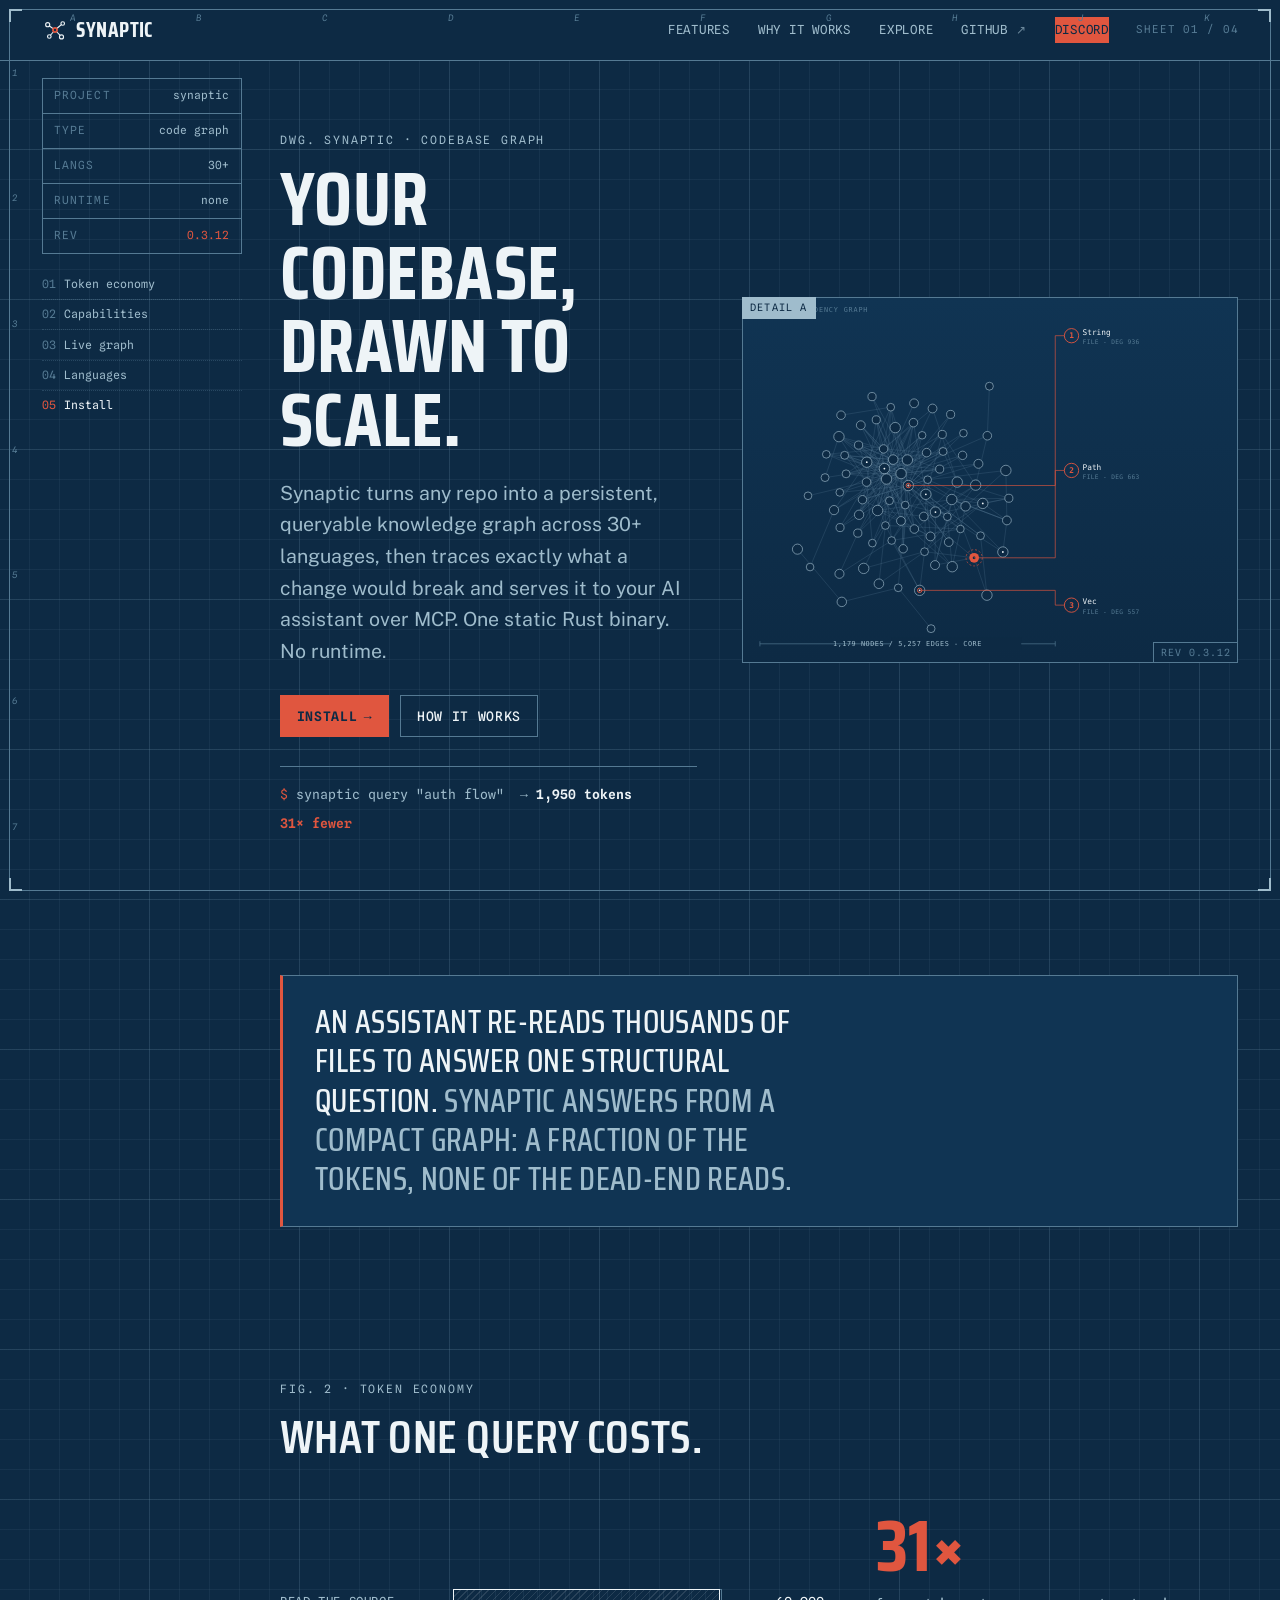
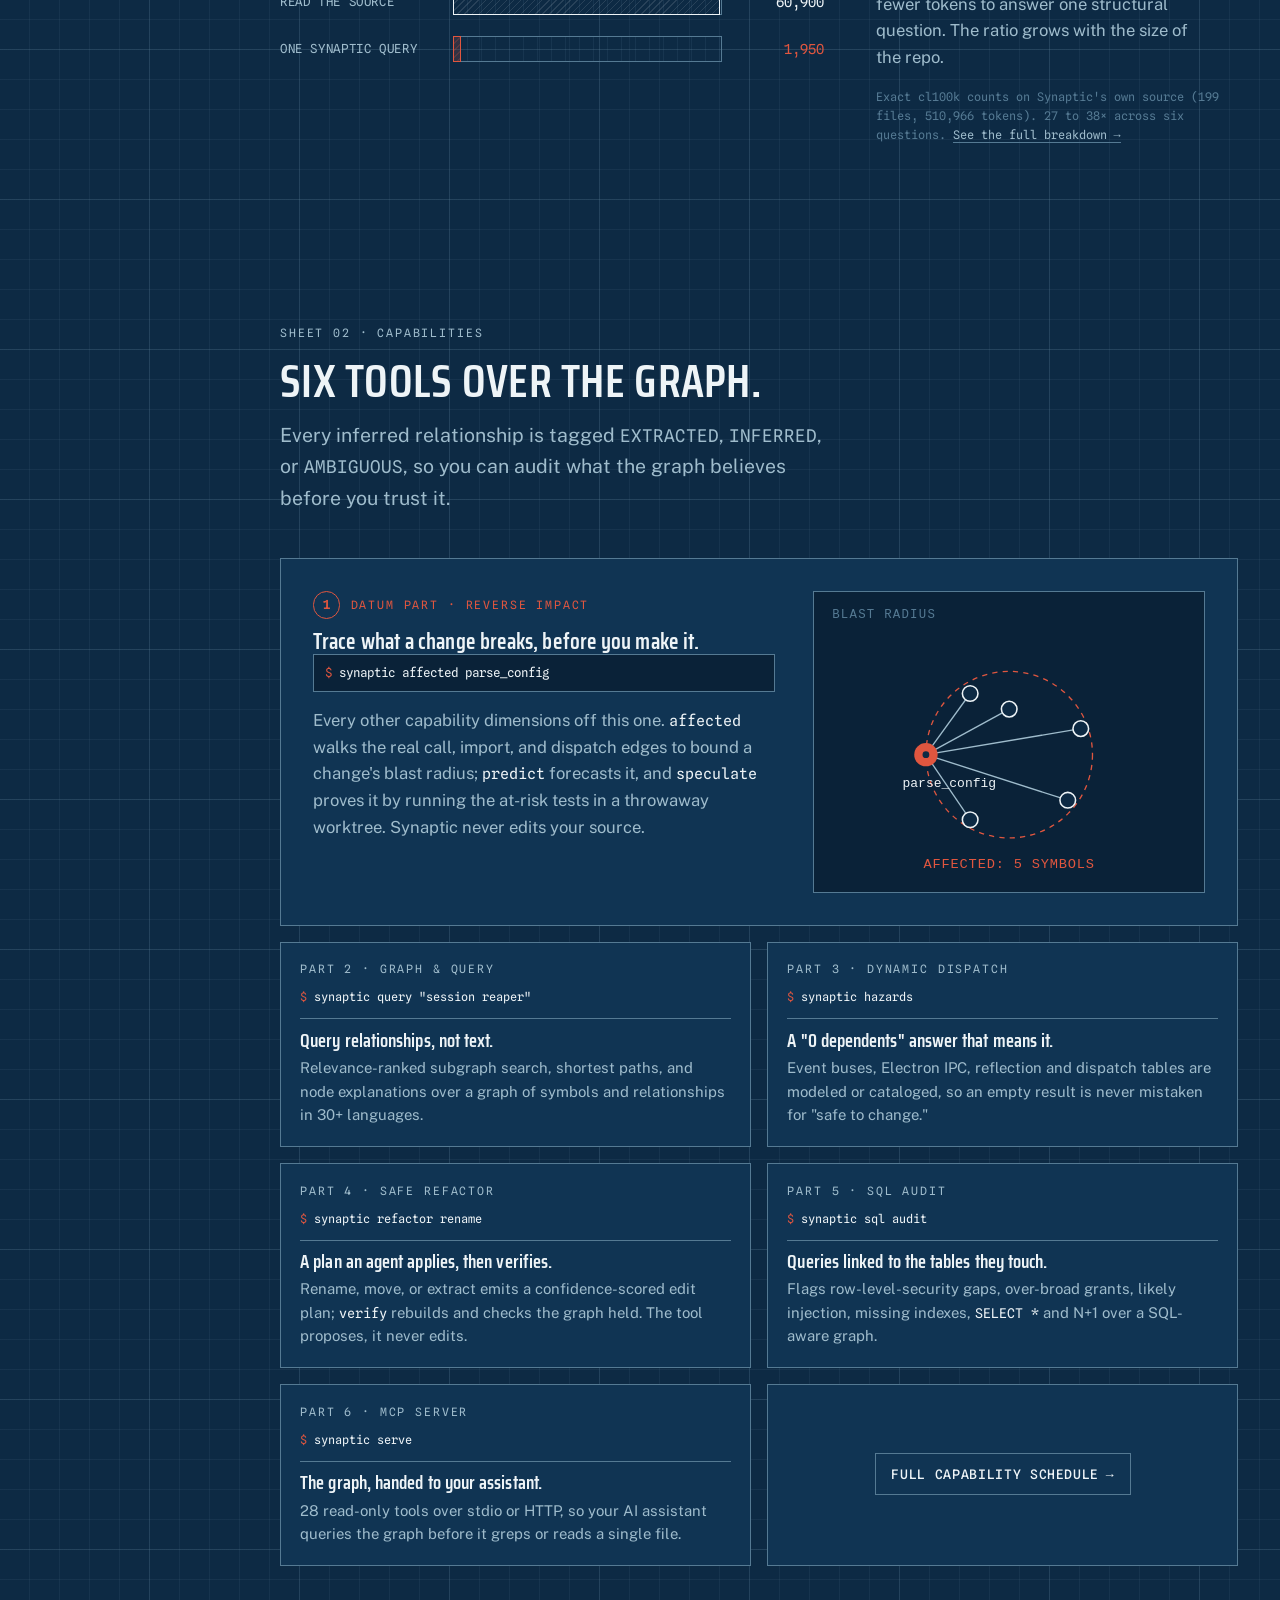
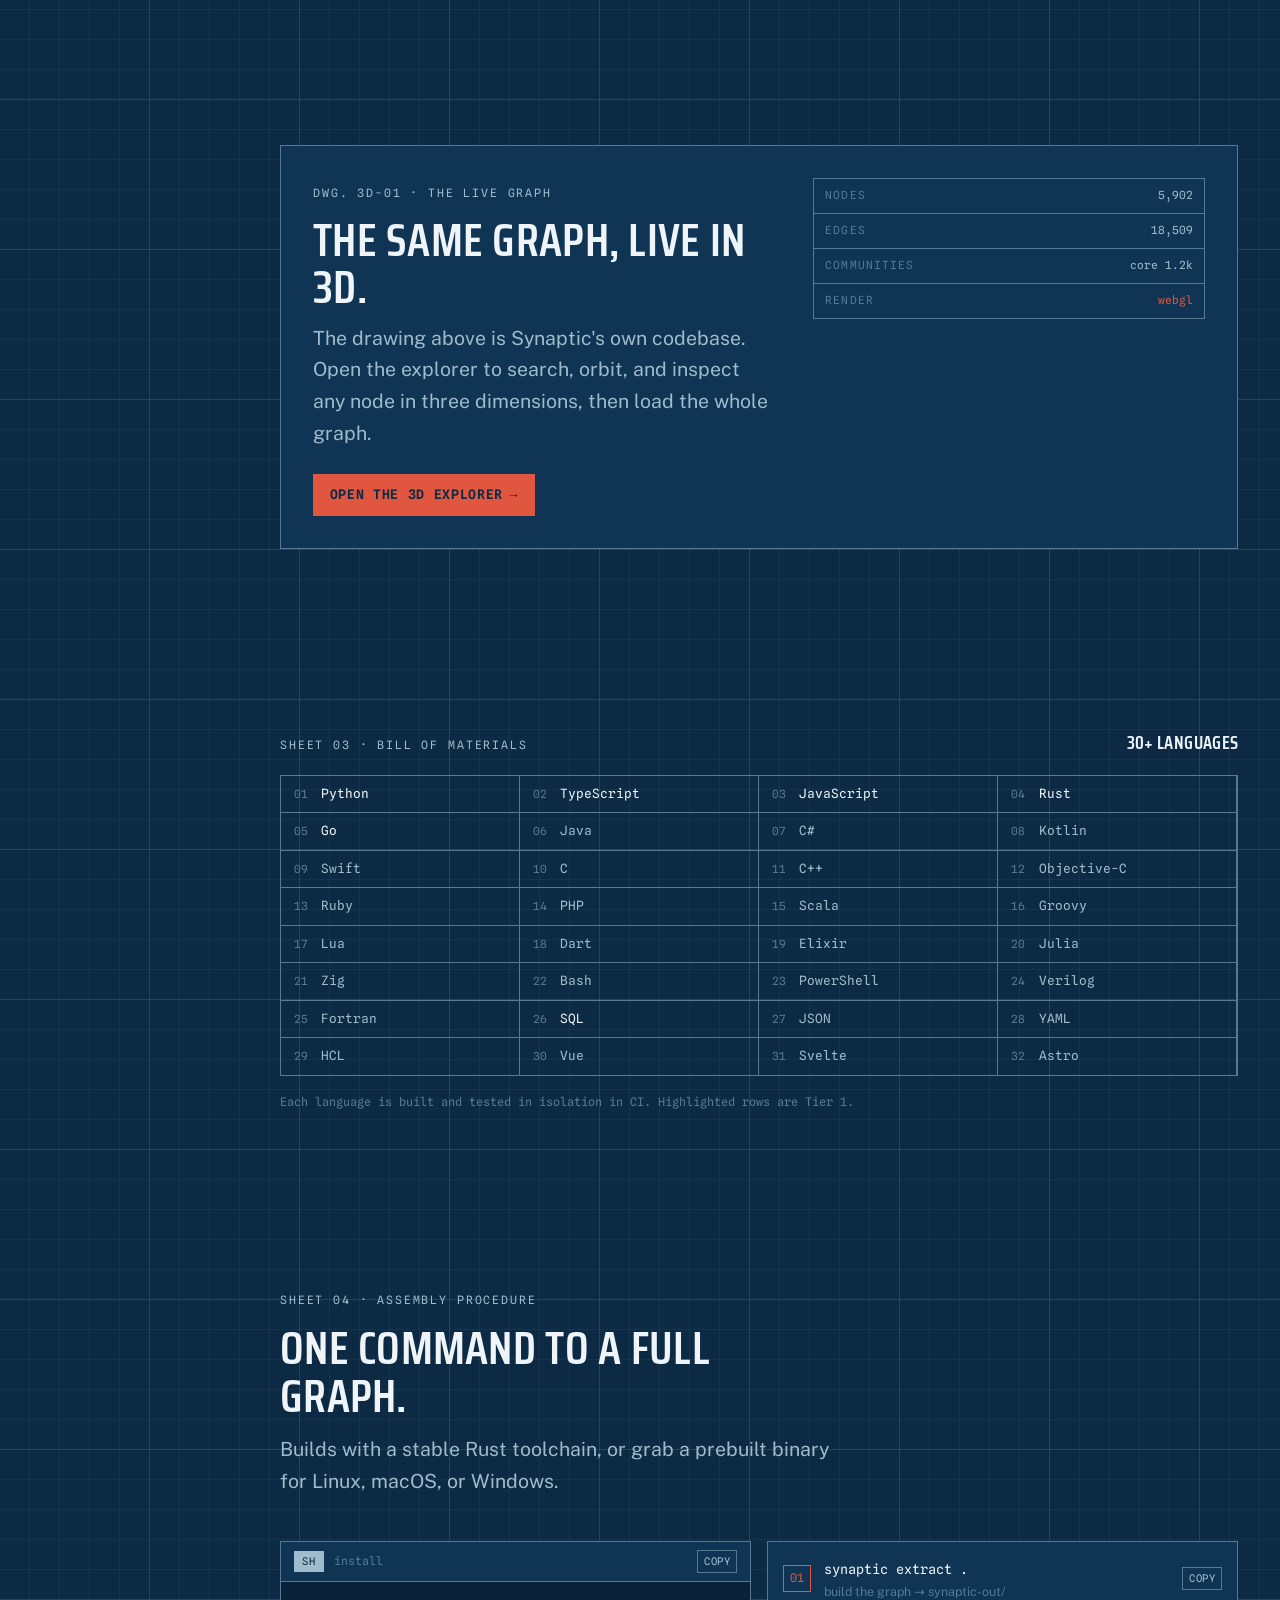
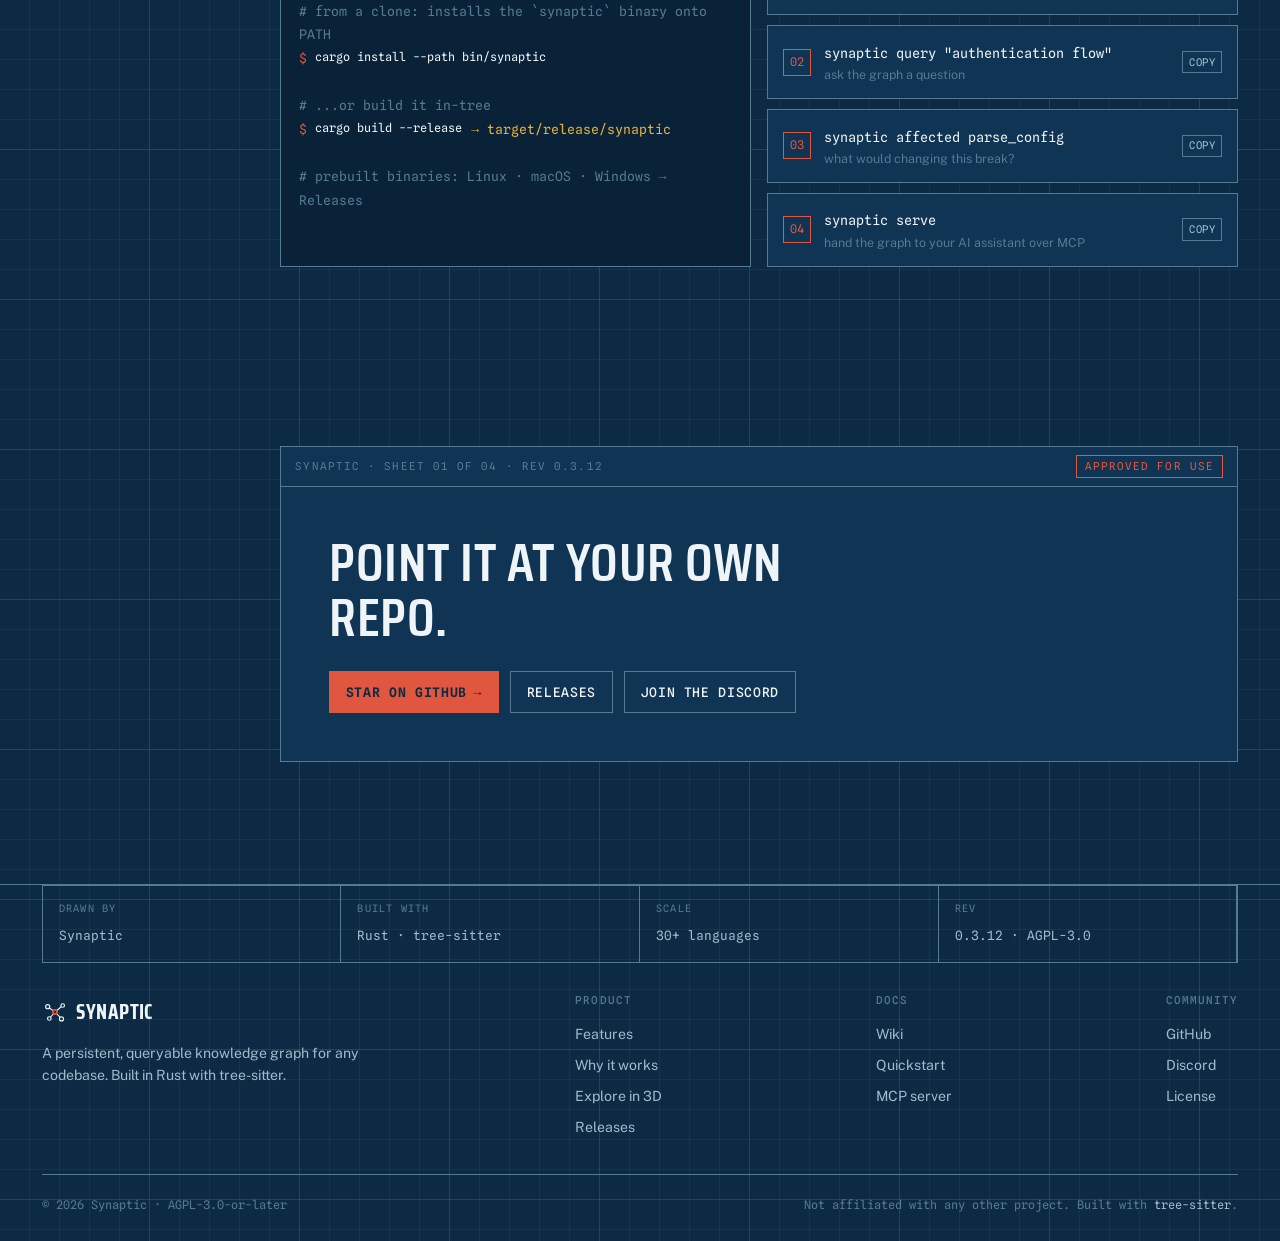
<file: index.html>
<!doctype html>
<html lang="en">
<head>
  <meta charset="utf-8" />
  <meta name="viewport" content="width=device-width, initial-scale=1" />
  <script>document.documentElement.classList.add('js');</script>
  <title>Synaptic · your codebase as a queryable knowledge graph</title>
  <meta name="description" content="Synaptic turns any repo into a persistent, queryable knowledge graph across 30+ languages, then traces exactly what a change would break and serves it to your AI assistant over MCP. One static Rust binary, no runtime." />
  <meta name="theme-color" content="#0d2a44" />
  <link rel="icon" href="assets/img/favicon.svg" type="image/svg+xml" />

  <meta property="og:type" content="website" />
  <meta property="og:title" content="Synaptic · your codebase as a queryable knowledge graph" />
  <meta property="og:description" content="A measured drawing of your codebase. Reverse impact, change forecasting, safe refactors and SQL audit over a graph of 30+ languages, served to your AI assistant over MCP." />
  <meta property="og:url" content="https://colinvaughn.github.io/Synaptic/" />
  <meta name="twitter:card" content="summary" />

  <link rel="preconnect" href="https://fonts.googleapis.com" />
  <link rel="preconnect" href="https://fonts.gstatic.com" crossorigin />
  <link href="https://fonts.googleapis.com/css2?family=Saira+Condensed:wght@500;600;700&family=Public+Sans:wght@400;500;600;700&family=Spline+Sans+Mono:wght@400;500;600&display=swap" rel="stylesheet" />
  <link rel="stylesheet" href="assets/css/synaptic.css" />
</head>
<body>

  <!-- drawing frame: crop ticks + margin rulers -->
  <div class="frame" aria-hidden="true">
    <span class="frame__tick frame__tick--tl"></span><span class="frame__tick frame__tick--tr"></span>
    <span class="frame__tick frame__tick--bl"></span><span class="frame__tick frame__tick--br"></span>
    <span class="frame__ruler frame__ruler--top"><i>A</i><i>B</i><i>C</i><i>D</i><i>E</i><i>F</i><i>G</i><i>H</i><i>J</i><i>K</i></span>
    <span class="frame__ruler frame__ruler--left"><i>1</i><i>2</i><i>3</i><i>4</i><i>5</i><i>6</i><i>7</i></span>
  </div>

  <!-- ===== nav (title-block header) ===== -->
  <header class="nav" id="nav">
    <div class="wrap nav__inner">
      <a class="brand" href="index.html" aria-label="Synaptic home">
        <img class="brand__mark" src="assets/img/logo.svg" alt="" width="26" height="26" />
        <span class="brand__word">synaptic</span>
      </a>
      <div class="nav__right">
        <nav class="nav__links" id="nav-links" aria-label="Primary">
          <a href="features.html">Features</a>
          <a href="why.html">Why it works</a>
          <a href="explore.html">Explore</a>
          <a href="https://github.com/ColinVaughn/Synaptic">GitHub <span class="ext">&#8599;</span></a>
          <a class="nav__cta" href="https://discord.gg/ytX7R2PbNz">Discord</a>
        </nav>
        <span class="nav__sheet">SHEET 01 / 04</span>
        <button class="nav__toggle" aria-label="Toggle menu" aria-expanded="false" aria-controls="nav-links">
          <span></span><span></span><span></span>
        </button>
      </div>
    </div>
  </header>

  <div class="sheet">
    <div class="sheet__grid">

      <!-- ===== title-block rail ===== -->
      <aside class="rail">
        <div class="rail__block">
          <div class="rail__row"><span class="k">project</span><span class="v">synaptic</span></div>
          <div class="rail__row"><span class="k">type</span><span class="v">code graph</span></div>
          <div class="rail__row"><span class="k">langs</span><span class="v">30+</span></div>
          <div class="rail__row"><span class="k">runtime</span><span class="v">none</span></div>
          <div class="rail__row"><span class="k">rev</span><span class="v red">0.3.12</span></div>
        </div>
        <nav class="rail__index" id="rail-index" aria-label="On this page">
          <a href="#economy"><span class="n">01</span> Token economy</a>
          <a href="#capabilities"><span class="n">02</span> Capabilities</a>
          <a href="#explore"><span class="n">03</span> Live graph</a>
          <a href="#languages"><span class="n">04</span> Languages</a>
          <a href="#install"><span class="n">05</span> Install</a>
        </nav>
      </aside>

      <main class="sheet__main">

        <!-- ===== hero ===== -->
        <section class="hero" id="top">
          <div class="hero__grid">
            <div>
              <span class="label">DWG. SYNAPTIC &middot; CODEBASE GRAPH</span>
              <h1 class="display hero__title">Your codebase,<br />drawn to scale.</h1>
              <p class="lead hero__lead">Synaptic turns any repo into a persistent, queryable knowledge graph across 30+ languages, then traces exactly what a change would break and serves it to your AI assistant over MCP. One static Rust binary. No runtime.</p>
              <div class="hero__cta">
                <a class="btn btn--primary" href="#install">Install <span class="arrow">&rarr;</span></a>
                <a class="btn btn--ghost" href="why.html">How it works</a>
              </div>
              <div class="hero__proof">
                <span><span style="color:var(--red)">$</span> synaptic query "auth flow"</span>
                <span>&rarr; <b>1,950 tokens</b></span>
                <span class="red">31&times; fewer</span>
              </div>
            </div>
            <div class="draw-panel reveal" data-delay="1">
              <span class="draw-panel__tag">Detail A</span>
              <img class="draw-panel__svg" src="assets/img/hero-graph.svg" alt="An engineering-schematic drawing of the Synaptic codebase: open-circle symbol nodes joined by construction lines, with three callouts naming the most-connected symbols." />
              <span class="draw-panel__rev">REV 0.3.12</span>
            </div>
          </div>
        </section>

        <!-- ===== the shift ===== -->
        <section class="section section--tight" id="shift">
          <div class="note reveal">
            <p class="note__line">An assistant re-reads thousands of files to answer one structural question. <em>Synaptic answers from a compact graph: a fraction of the tokens, none of the dead-end reads.</em></p>
          </div>
        </section>

        <!-- ===== token economy ===== -->
        <section class="section" id="economy">
          <div class="section-head reveal">
            <span class="label">Fig. 2 &middot; Token economy</span>
            <h2 class="h2">What one query costs.</h2>
          </div>
          <div class="tokens__grid">
            <div class="dim reveal" data-inview>
              <div class="dim__row">
                <span class="dim__name">Read the source</span>
                <div class="dim__track"><div class="dim__fill" style="--w:100%"></div></div>
                <span class="dim__val">60,900</span>
              </div>
              <div class="dim__row">
                <span class="dim__name">One Synaptic query</span>
                <div class="dim__track"><div class="dim__fill dim__fill--syn" style="--w:3.2%"></div></div>
                <span class="dim__val red">1,950</span>
              </div>
            </div>
            <div class="reveal" data-delay="1">
              <div class="dim__read">
                <span class="dim__big">31&times;</span>
                <p class="dim__cap">fewer tokens to answer one structural question. The ratio grows with the size of the repo.</p>
              </div>
              <p class="dim__note">Exact cl100k counts on Synaptic's own source (199 files, 510,966 tokens). 27 to 38&times; across six questions. <a href="why.html#economy">See the full breakdown &rarr;</a></p>
            </div>
          </div>
        </section>

        <!-- ===== capabilities (dependency assembly) ===== -->
        <section class="section" id="capabilities">
          <div class="section-head reveal">
            <span class="label">Sheet 02 &middot; Capabilities</span>
            <h2 class="h2">Six tools over the graph.</h2>
            <p class="lead">Every inferred relationship is tagged <code>EXTRACTED</code>, <code>INFERRED</code>, or <code>AMBIGUOUS</code>, so you can audit what the graph believes before you trust it.</p>
          </div>

          <div class="assembly">
            <!-- datum part: reverse impact -->
            <article class="datum reveal">
              <div>
                <div class="part__head">
                  <span class="part__balloon">1</span>
                  <span class="label label--red">Datum part &middot; reverse impact</span>
                </div>
                <h3 class="h3">Trace what a change breaks, before you make it.</h3>
                <div class="part__cmd"><span class="p">$</span> synaptic affected parse_config</div>
                <p class="datum__body">Every other capability dimensions off this one. <code>affected</code> walks the real call, import, and dispatch edges to bound a change's blast radius; <code>predict</code> forecasts it, and <code>speculate</code> proves it by running the at-risk tests in a throwaway worktree. Synaptic never edits your source.</p>
              </div>
              <div>
                <svg class="draw-panel__svg" viewBox="0 0 300 230" role="img" aria-label="Blast-radius diagram: a red datum part connected by leader lines to five dependent symbols inside a dashed radius." style="border:1px solid var(--chalk-faint);background:var(--sheet-3)">
                  <text x="14" y="20" fill="#557a93" font-family="ui-monospace,monospace" font-size="9.5" letter-spacing="0.1em">BLAST RADIUS</text>
                  <circle cx="150" cy="125" r="64" fill="none" stroke="#e0563f" stroke-width="1" stroke-dasharray="4 4"/>
                  <g stroke="#9fbccc" stroke-width="1">
                    <line x1="86" y1="125" x2="150" y2="90"/>
                    <line x1="86" y1="125" x2="205" y2="105"/>
                    <line x1="86" y1="125" x2="195" y2="160"/>
                    <line x1="86" y1="125" x2="120" y2="175"/>
                    <line x1="86" y1="125" x2="120" y2="78"/>
                  </g>
                  <g fill="#0d2a44" stroke="#eef4f7" stroke-width="1.2">
                    <circle cx="150" cy="90" r="6"/><circle cx="205" cy="105" r="6"/>
                    <circle cx="195" cy="160" r="6"/><circle cx="120" cy="175" r="6"/>
                    <circle cx="120" cy="78" r="6"/>
                  </g>
                  <circle cx="86" cy="125" r="9" fill="#e0563f"/><circle cx="86" cy="125" r="2.6" fill="#0d2a44"/>
                  <text x="68" y="150" fill="#eef4f7" font-family="ui-monospace,monospace" font-size="10">parse_config</text>
                  <text x="150" y="212" text-anchor="middle" fill="#e0563f" font-family="ui-monospace,monospace" font-size="10.5" letter-spacing="0.06em">AFFECTED: 5 SYMBOLS</text>
                </svg>
              </div>
            </article>

            <!-- the rest of the assembly -->
            <div class="schedule">
              <article class="part reveal">
                <span class="label">Part 2 &middot; Graph &amp; query</span>
                <div class="part__cmd-top"><span class="p">$</span> synaptic query "session reaper"</div>
                <h3 class="h3">Query relationships, not text.</h3>
                <p class="part__body">Relevance-ranked subgraph search, shortest paths, and node explanations over a graph of symbols and relationships in 30+ languages.</p>
              </article>
              <article class="part reveal" data-delay="1">
                <span class="label">Part 3 &middot; Dynamic dispatch</span>
                <div class="part__cmd-top"><span class="p">$</span> synaptic hazards</div>
                <h3 class="h3">A "0 dependents" answer that means it.</h3>
                <p class="part__body">Event buses, Electron IPC, reflection and dispatch tables are modeled or cataloged, so an empty result is never mistaken for "safe to change."</p>
              </article>
              <article class="part reveal">
                <span class="label">Part 4 &middot; Safe refactor</span>
                <div class="part__cmd-top"><span class="p">$</span> synaptic refactor rename</div>
                <h3 class="h3">A plan an agent applies, then verifies.</h3>
                <p class="part__body">Rename, move, or extract emits a confidence-scored edit plan; <code>verify</code> rebuilds and checks the graph held. The tool proposes, it never edits.</p>
              </article>
              <article class="part reveal" data-delay="1">
                <span class="label">Part 5 &middot; SQL audit</span>
                <div class="part__cmd-top"><span class="p">$</span> synaptic sql audit</div>
                <h3 class="h3">Queries linked to the tables they touch.</h3>
                <p class="part__body">Flags row-level-security gaps, over-broad grants, likely injection, missing indexes, <code>SELECT *</code> and N+1 over a SQL-aware graph.</p>
              </article>
              <article class="part reveal">
                <span class="label">Part 6 &middot; MCP server</span>
                <div class="part__cmd-top"><span class="p">$</span> synaptic serve</div>
                <h3 class="h3">The graph, handed to your assistant.</h3>
                <p class="part__body">28 read-only tools over stdio or HTTP, so your AI assistant queries the graph before it greps or reads a single file.</p>
              </article>
              <article class="part reveal" data-delay="1" style="display:flex;align-items:center;justify-content:center;text-align:center">
                <a class="btn btn--ghost" href="features.html">Full capability schedule <span class="arrow">&rarr;</span></a>
              </article>
            </div>
          </div>
        </section>

        <!-- ===== explore ===== -->
        <section class="section" id="explore">
          <div class="datum reveal" style="background:var(--sheet-2)">
            <div>
              <span class="label">Dwg. 3D-01 &middot; the live graph</span>
              <h2 class="h2" style="margin:0.7rem 0 0.7rem">The same graph, live in 3D.</h2>
              <p class="lead">The drawing above is Synaptic's own codebase. Open the explorer to search, orbit, and inspect any node in three dimensions, then load the whole graph.</p>
              <p class="mt-m"><a class="btn btn--primary" href="explore.html">Open the 3D explorer <span class="arrow">&rarr;</span></a></p>
            </div>
            <div>
              <div class="rail__block">
                <div class="rail__row"><span class="k">nodes</span><span class="v">5,902</span></div>
                <div class="rail__row"><span class="k">edges</span><span class="v">18,509</span></div>
                <div class="rail__row"><span class="k">communities</span><span class="v">core 1.2k</span></div>
                <div class="rail__row"><span class="k">render</span><span class="v red">webgl</span></div>
              </div>
            </div>
          </div>
        </section>

        <!-- ===== languages (bill of materials) ===== -->
        <section class="section" id="languages">
          <div class="bom__head reveal">
            <span class="label">Sheet 03 &middot; Bill of materials</span>
            <span class="bom__count">30+ languages</span>
          </div>
          <div class="bom reveal" id="bom"></div>
          <p class="dim__note">Each language is built and tested in isolation in CI. Highlighted rows are Tier 1.</p>
        </section>

        <!-- ===== install ===== -->
        <section class="section" id="install">
          <div class="section-head reveal">
            <span class="label">Sheet 04 &middot; Assembly procedure</span>
            <h2 class="h2">One command to a full graph.</h2>
            <p class="lead">Builds with a stable Rust toolchain, or grab a prebuilt binary for Linux, macOS, or Windows.</p>
          </div>
          <div class="install__grid">
            <div class="terminal reveal" data-copy-src="cargo install --path bin/synaptic">
              <div class="terminal__bar">
                <span class="terminal__sheet">SH</span>
                <span class="terminal__title">install</span>
                <button class="copy-btn" data-copy="cargo install --path bin/synaptic" aria-label="Copy install command">copy</button>
              </div>
              <div class="terminal__body">
                <div><span class="c"># from a clone: installs the `synaptic` binary onto PATH</span></div>
                <div class="cmd-line"><span class="p">$</span><code>cargo install --path bin/synaptic</code></div>
                <div>&nbsp;</div>
                <div><span class="c"># ...or build it in-tree</span></div>
                <div class="cmd-line"><span class="p">$</span><code>cargo build --release</code> <span class="o">&rarr; target/release/synaptic</span></div>
                <div>&nbsp;</div>
                <div><span class="c"># prebuilt binaries: Linux &middot; macOS &middot; Windows &rarr; Releases</span></div>
              </div>
            </div>

            <div class="steps reveal" data-delay="1">
              <div class="step">
                <span class="step__n"></span>
                <div><code>synaptic extract .</code><div class="step__note">build the graph &rarr; synaptic-out/</div></div>
                <button class="copy-btn" data-copy="synaptic extract ." aria-label="Copy">copy</button>
              </div>
              <div class="step">
                <span class="step__n"></span>
                <div><code>synaptic query "authentication flow"</code><div class="step__note">ask the graph a question</div></div>
                <button class="copy-btn" data-copy="synaptic query &quot;authentication flow&quot;" aria-label="Copy">copy</button>
              </div>
              <div class="step">
                <span class="step__n"></span>
                <div><code>synaptic affected parse_config</code><div class="step__note">what would changing this break?</div></div>
                <button class="copy-btn" data-copy="synaptic affected parse_config" aria-label="Copy">copy</button>
              </div>
              <div class="step">
                <span class="step__n"></span>
                <div><code>synaptic serve</code><div class="step__note">hand the graph to your AI assistant over MCP</div></div>
                <button class="copy-btn" data-copy="synaptic serve" aria-label="Copy">copy</button>
              </div>
            </div>
          </div>
        </section>

        <!-- ===== sign-off ===== -->
        <section class="section" id="signoff">
          <div class="signoff reveal">
            <div class="signoff__bar">
              <span>Synaptic &middot; sheet 01 of 04 &middot; rev 0.3.12</span>
              <span class="stamp">Approved for use</span>
            </div>
            <div class="signoff__body">
              <h2 class="signoff__title">Point it at your own repo.</h2>
              <div class="signoff__row">
                <a class="btn btn--primary" href="https://github.com/ColinVaughn/Synaptic">Star on GitHub <span class="arrow">&rarr;</span></a>
                <a class="btn btn--ghost" href="https://github.com/ColinVaughn/Synaptic/releases">Releases</a>
                <a class="btn btn--ghost" href="https://discord.gg/ytX7R2PbNz">Join the Discord</a>
              </div>
            </div>
          </div>
        </section>

      </main>
    </div>
  </div>

  <!-- ===== footer (full title block) ===== -->
  <footer class="foot">
    <div class="wrap">
      <div class="foot__titleblock">
        <div class="foot__cell"><span class="k">drawn by</span><span class="v">Synaptic</span></div>
        <div class="foot__cell"><span class="k">built with</span><span class="v">Rust &middot; tree-sitter</span></div>
        <div class="foot__cell"><span class="k">scale</span><span class="v">30+ languages</span></div>
        <div class="foot__cell"><span class="k">rev</span><span class="v">0.3.12 &middot; AGPL-3.0</span></div>
      </div>
      <div class="foot__grid">
        <div class="foot__brand">
          <a class="brand" href="index.html" aria-label="Synaptic home">
            <img class="brand__mark" src="assets/img/logo.svg" alt="" width="26" height="26" />
            <span class="brand__word">synaptic</span>
          </a>
          <p>A persistent, queryable knowledge graph for any codebase. Built in Rust with tree-sitter.</p>
        </div>
        <div class="foot__col">
          <h4>Product</h4>
          <a href="features.html">Features</a>
          <a href="why.html">Why it works</a>
          <a href="explore.html">Explore in 3D</a>
          <a href="https://github.com/ColinVaughn/Synaptic/releases">Releases</a>
        </div>
        <div class="foot__col">
          <h4>Docs</h4>
          <a href="https://github.com/ColinVaughn/Synaptic/wiki">Wiki</a>
          <a href="https://github.com/ColinVaughn/Synaptic/wiki/Quickstart">Quickstart</a>
          <a href="https://github.com/ColinVaughn/Synaptic/wiki/MCP-Server">MCP server</a>
        </div>
        <div class="foot__col">
          <h4>Community</h4>
          <a href="https://github.com/ColinVaughn/Synaptic">GitHub</a>
          <a href="https://discord.gg/ytX7R2PbNz">Discord</a>
          <a href="https://github.com/ColinVaughn/Synaptic/blob/master/LICENSE">License</a>
        </div>
      </div>
      <div class="foot__meta">
        <span>&copy; <span id="year">2026</span> Synaptic &middot; AGPL-3.0-or-later</span>
        <span>Not affiliated with any other project. Built with <a href="https://tree-sitter.github.io/">tree-sitter</a>.</span>
      </div>
    </div>
  </footer>

  <script src="assets/js/site.js" defer></script>
  <script>
    /* render the language bill-of-materials */
    (function () {
      var langs = ["Python","TypeScript","JavaScript","Rust","Go","Java","C#","Kotlin","Swift","C","C++","Objective-C","Ruby","PHP","Scala","Groovy","Lua","Dart","Elixir","Julia","Zig","Bash","PowerShell","Verilog","Fortran","SQL","JSON","YAML","HCL","Vue","Svelte","Astro"];
      var tier1 = {Rust:1,TypeScript:1,Python:1,Go:1,SQL:1,JavaScript:1};
      var bom = document.getElementById("bom");
      if (!bom) return;
      bom.innerHTML = langs.map(function (l, i) {
        var n = ("0" + (i + 1)).slice(-2);
        return '<div class="bom__item' + (tier1[l] ? ' is-tier1' : '') + '"><span class="n">' + n + '</span>' + l + '</div>';
      }).join("");
    })();
  </script>
</body>
</html>
</file>
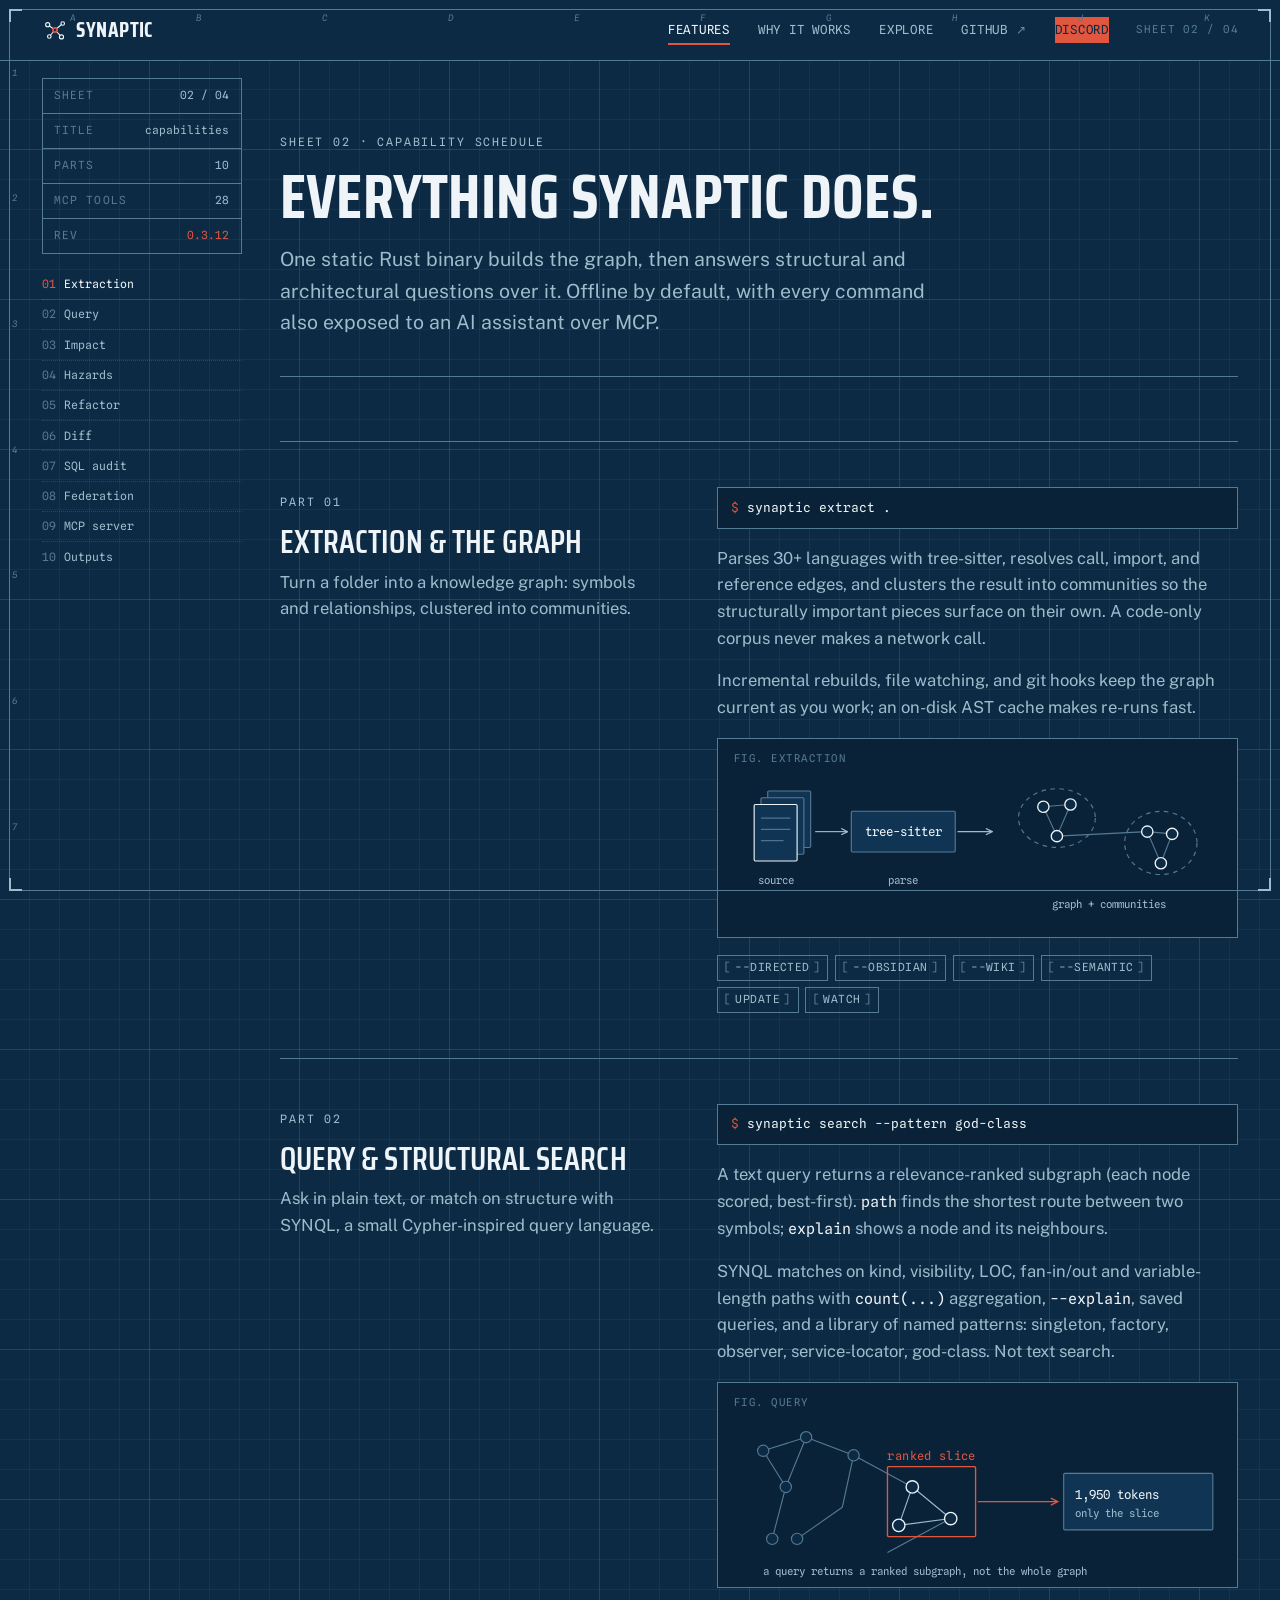
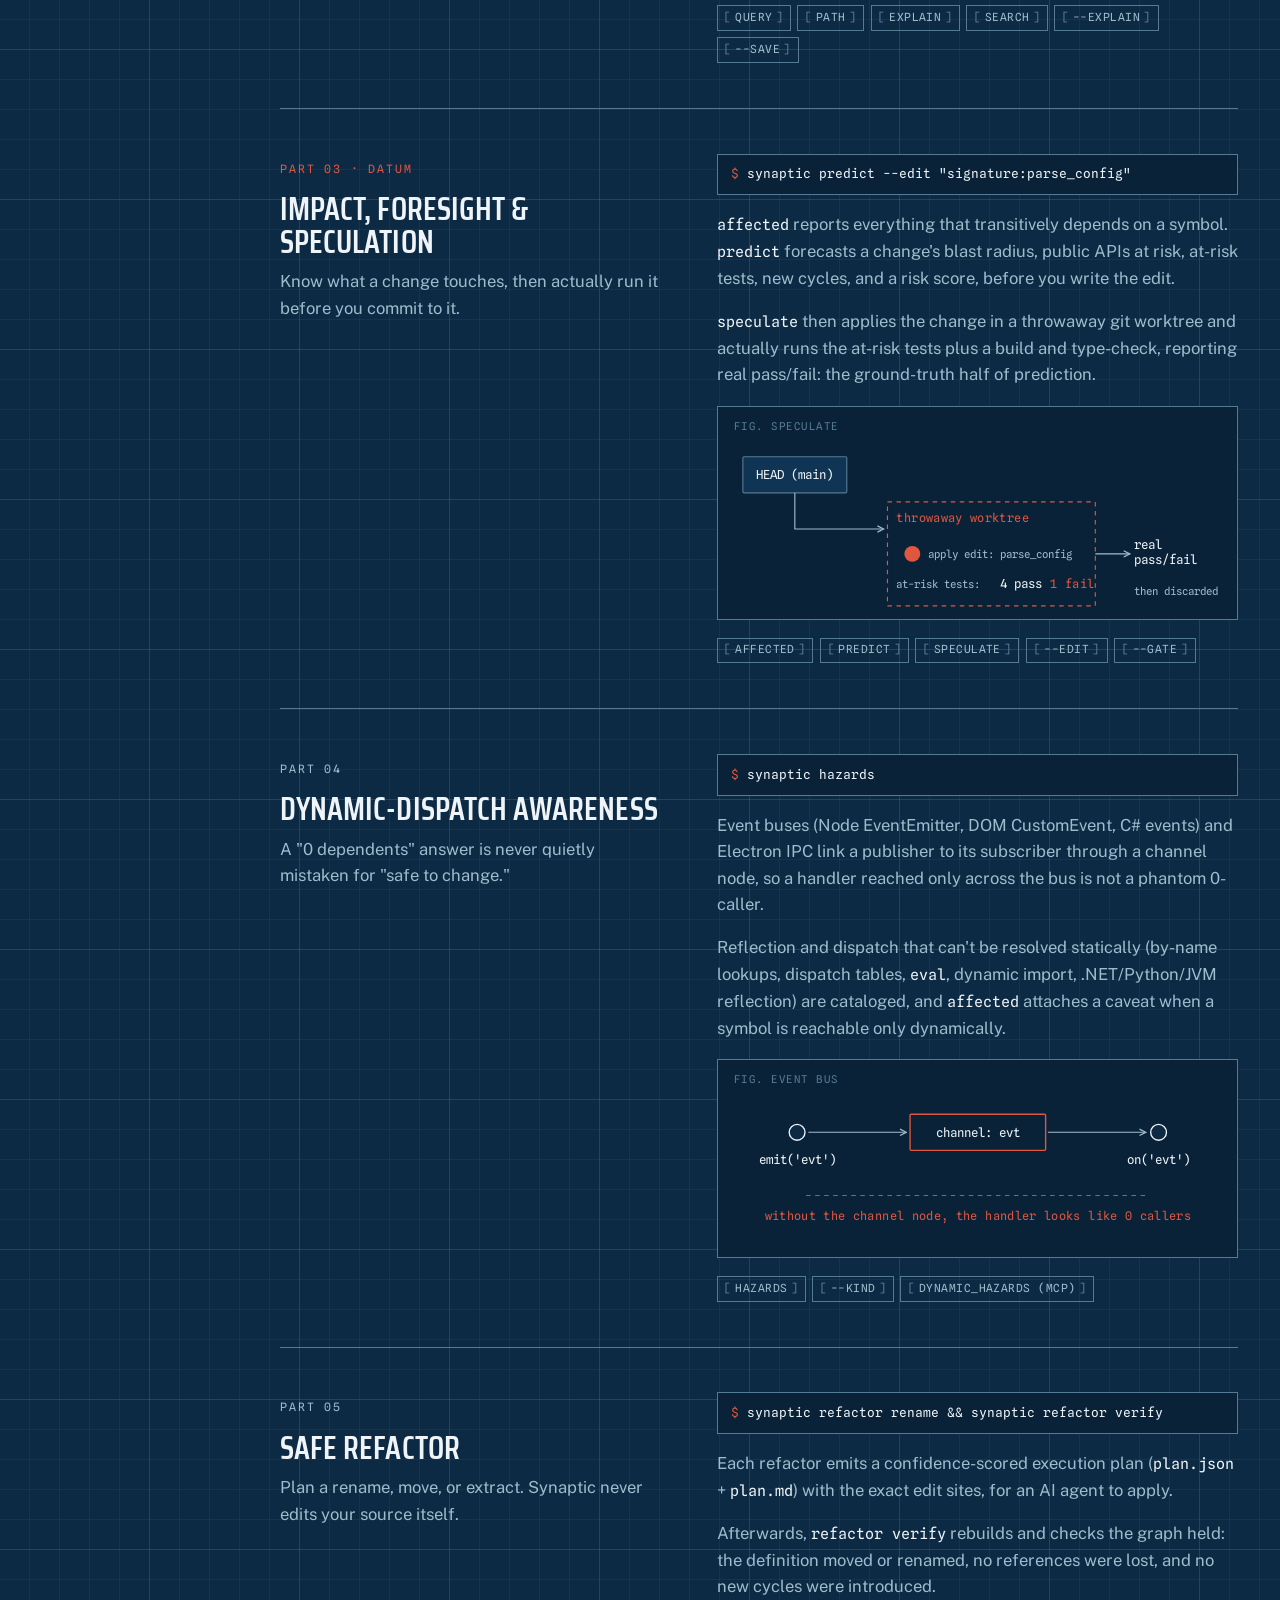
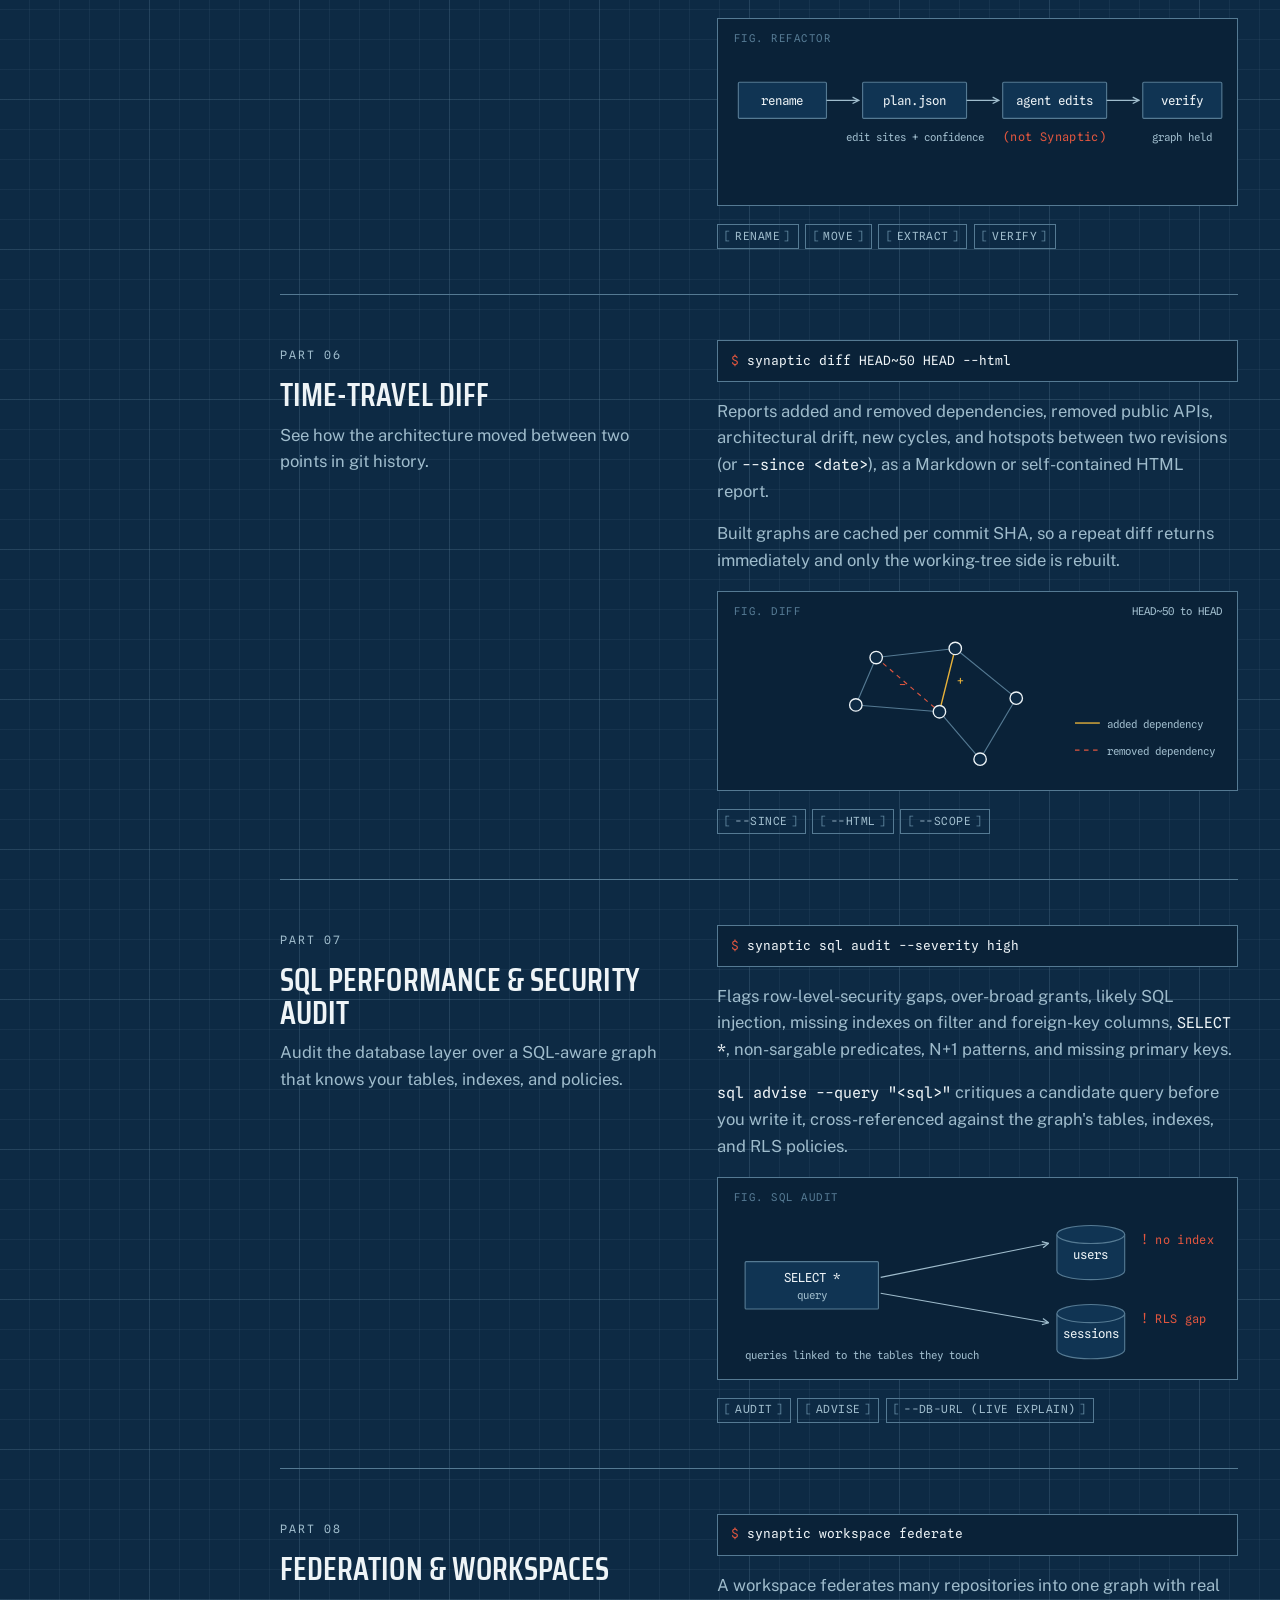
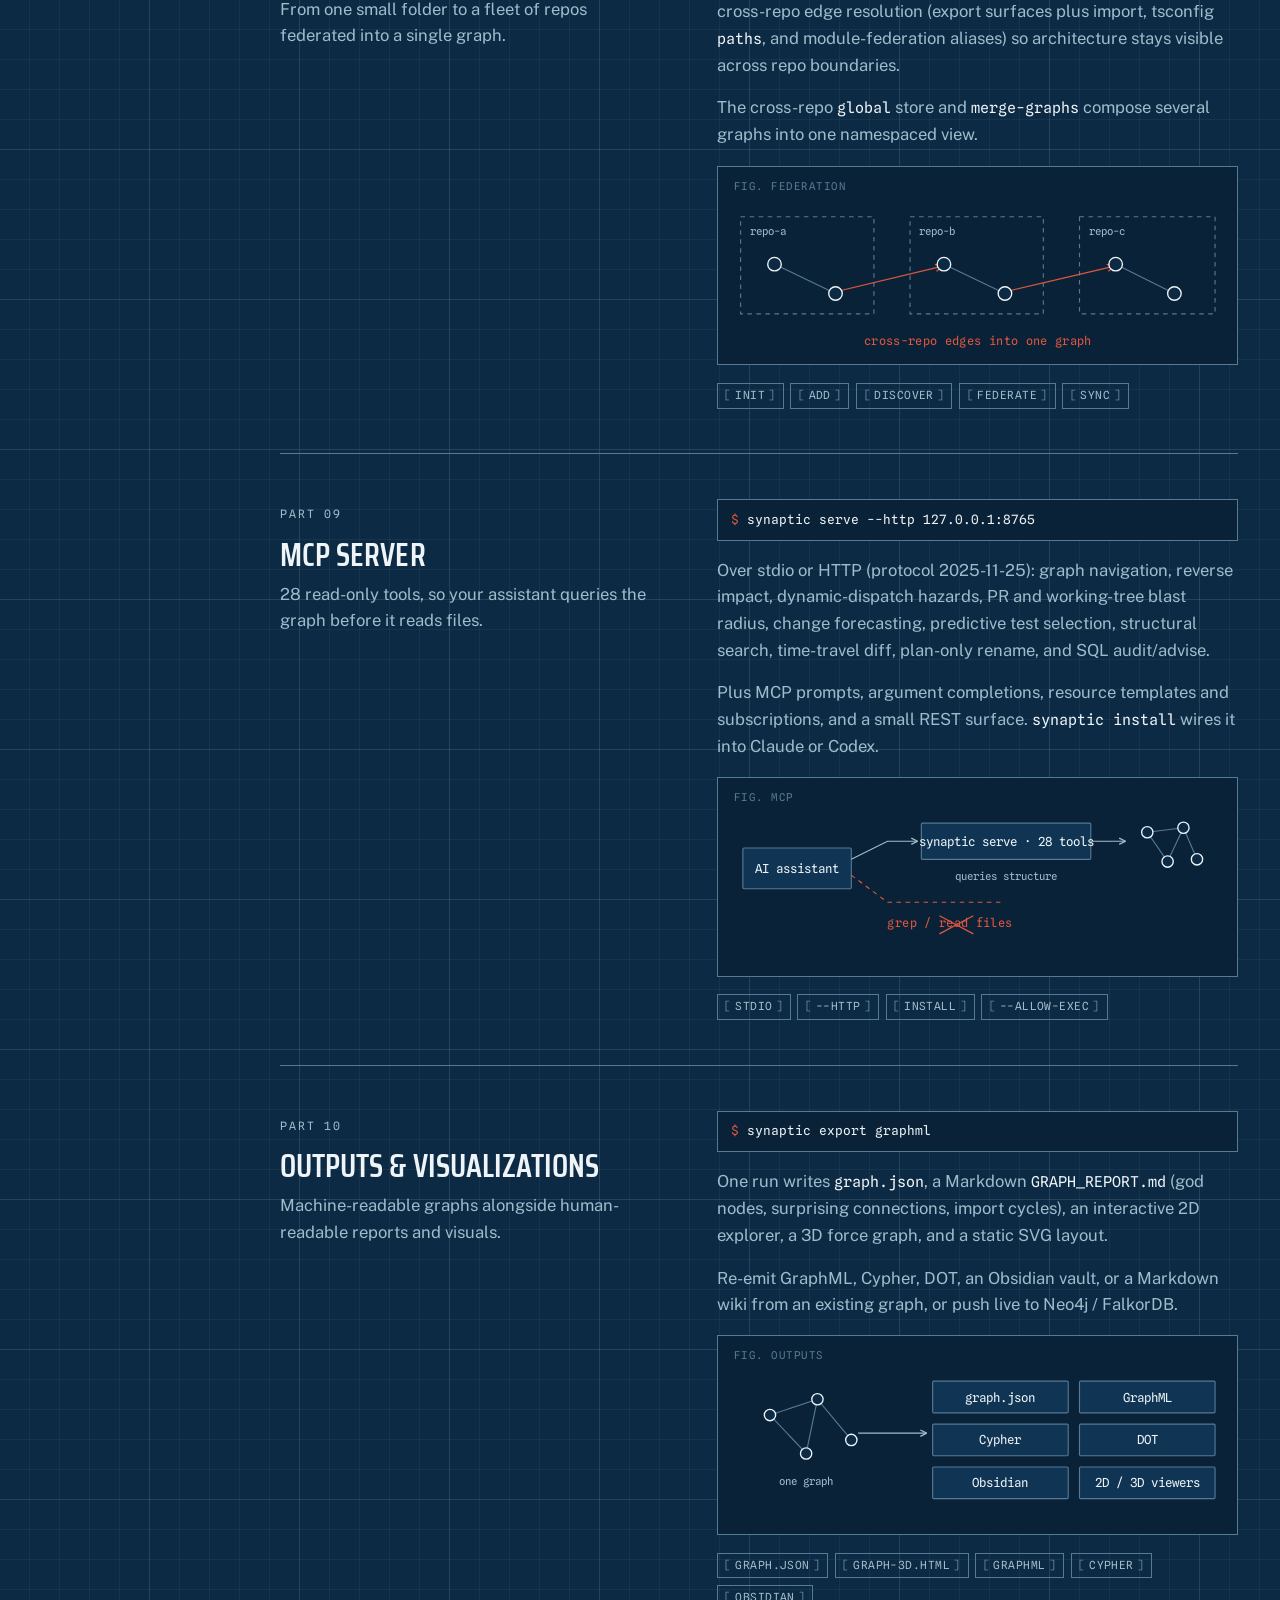
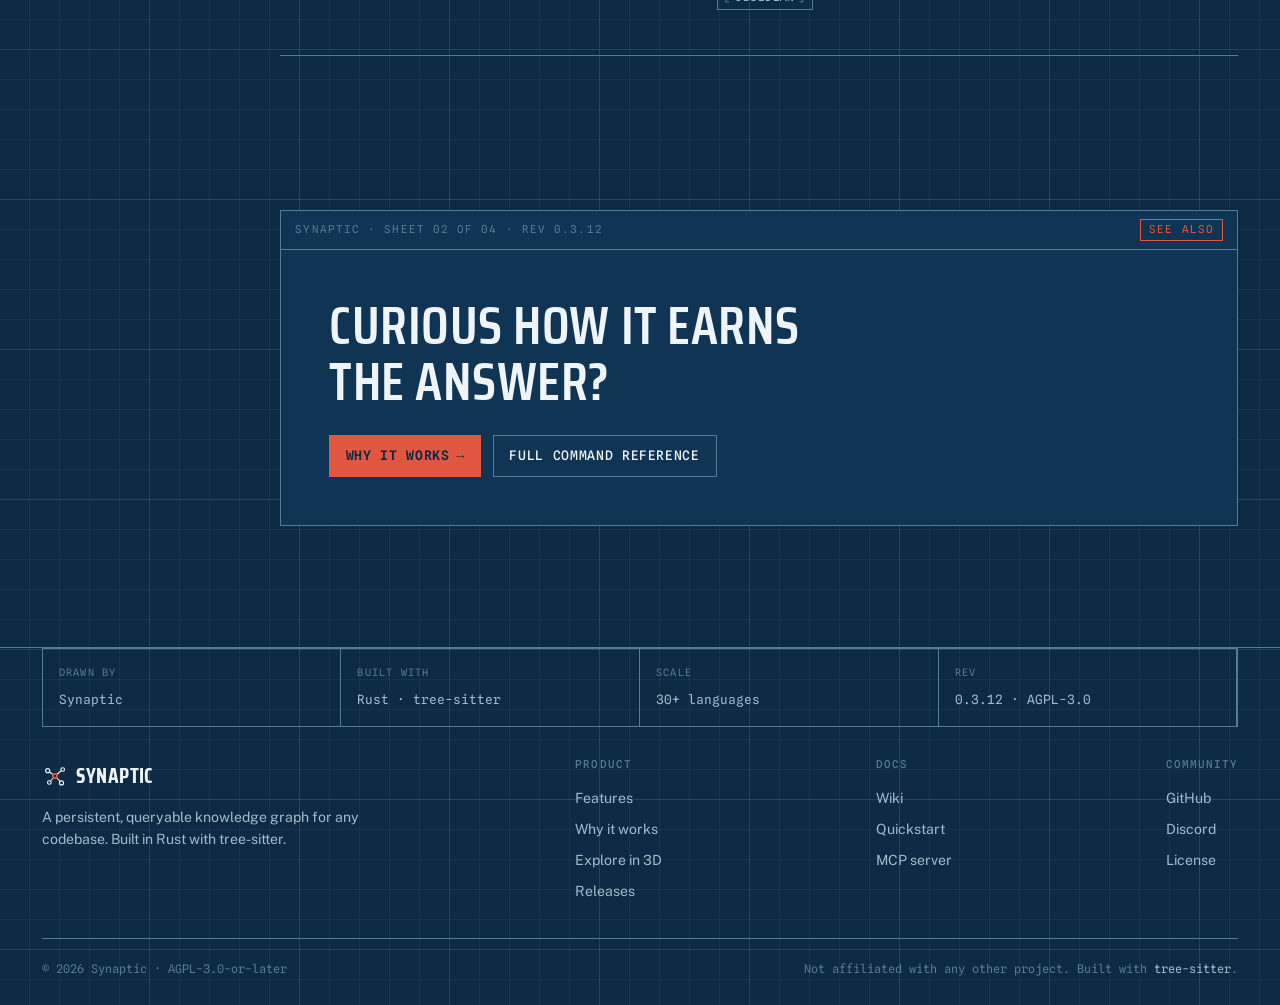
<file: features.html>
<!doctype html>
<html lang="en">
<head>
  <meta charset="utf-8" />
  <meta name="viewport" content="width=device-width, initial-scale=1" />
  <script>document.documentElement.classList.add('js');</script>
  <title>Features · Synaptic capability schedule</title>
  <meta name="description" content="Everything Synaptic does: extraction, structural search (SYNQL), reverse impact and speculative execution, dynamic-dispatch awareness, safe refactor, time-travel diff, SQL audit, federation, and a 28-tool MCP server." />
  <meta name="theme-color" content="#0d2a44" />
  <link rel="icon" href="assets/img/favicon.svg" type="image/svg+xml" />
  <link rel="preconnect" href="https://fonts.googleapis.com" />
  <link rel="preconnect" href="https://fonts.gstatic.com" crossorigin />
  <link href="https://fonts.googleapis.com/css2?family=Saira+Condensed:wght@500;600;700&family=Public+Sans:wght@400;500;600;700&family=Spline+Sans+Mono:wght@400;500;600&display=swap" rel="stylesheet" />
  <link rel="stylesheet" href="assets/css/synaptic.css" />
</head>
<body>

  <div class="frame" aria-hidden="true">
    <span class="frame__tick frame__tick--tl"></span><span class="frame__tick frame__tick--tr"></span>
    <span class="frame__tick frame__tick--bl"></span><span class="frame__tick frame__tick--br"></span>
    <span class="frame__ruler frame__ruler--top"><i>A</i><i>B</i><i>C</i><i>D</i><i>E</i><i>F</i><i>G</i><i>H</i><i>J</i><i>K</i></span>
    <span class="frame__ruler frame__ruler--left"><i>1</i><i>2</i><i>3</i><i>4</i><i>5</i><i>6</i><i>7</i></span>
  </div>

  <svg width="0" height="0" style="position:absolute" aria-hidden="true"><defs>
    <marker id="ah" viewBox="0 0 10 10" refX="8" refY="5" markerWidth="7" markerHeight="7" orient="auto-start-reverse"><path d="M1 1 L9 5 L1 9" fill="none" stroke="context-stroke" stroke-width="1.6"/></marker>
  </defs></svg>

  <header class="nav" id="nav">
    <div class="wrap nav__inner">
      <a class="brand" href="index.html" aria-label="Synaptic home">
        <img class="brand__mark" src="assets/img/logo.svg" alt="" width="26" height="26" />
        <span class="brand__word">synaptic</span>
      </a>
      <div class="nav__right">
        <nav class="nav__links" id="nav-links" aria-label="Primary">
          <a href="features.html" aria-current="page">Features</a>
          <a href="why.html">Why it works</a>
          <a href="explore.html">Explore</a>
          <a href="https://github.com/ColinVaughn/Synaptic">GitHub <span class="ext">&#8599;</span></a>
          <a class="nav__cta" href="https://discord.gg/ytX7R2PbNz">Discord</a>
        </nav>
        <span class="nav__sheet">SHEET 02 / 04</span>
        <button class="nav__toggle" aria-label="Toggle menu" aria-expanded="false" aria-controls="nav-links">
          <span></span><span></span><span></span>
        </button>
      </div>
    </div>
  </header>

  <div class="sheet">
    <div class="sheet__grid">

      <aside class="rail">
        <div class="rail__block">
          <div class="rail__row"><span class="k">sheet</span><span class="v">02 / 04</span></div>
          <div class="rail__row"><span class="k">title</span><span class="v">capabilities</span></div>
          <div class="rail__row"><span class="k">parts</span><span class="v">10</span></div>
          <div class="rail__row"><span class="k">mcp tools</span><span class="v">28</span></div>
          <div class="rail__row"><span class="k">rev</span><span class="v red">0.3.12</span></div>
        </div>
        <nav class="rail__index" id="rail-index" aria-label="On this page">
          <a href="#extraction"><span class="n">01</span> Extraction</a>
          <a href="#query"><span class="n">02</span> Query</a>
          <a href="#impact"><span class="n">03</span> Impact</a>
          <a href="#hazards"><span class="n">04</span> Hazards</a>
          <a href="#refactor"><span class="n">05</span> Refactor</a>
          <a href="#diff"><span class="n">06</span> Diff</a>
          <a href="#sql"><span class="n">07</span> SQL audit</a>
          <a href="#federation"><span class="n">08</span> Federation</a>
          <a href="#mcp"><span class="n">09</span> MCP server</a>
          <a href="#outputs"><span class="n">10</span> Outputs</a>
        </nav>
      </aside>

      <main class="sheet__main">
        <header class="page-head">
          <span class="label">Sheet 02 &middot; Capability schedule</span>
          <h1 class="display">Everything Synaptic does.</h1>
          <p class="lead">One static Rust binary builds the graph, then answers structural and architectural questions over it. Offline by default, with every command also exposed to an AI assistant over MCP.</p>
        </header>

        <section class="section section--tight">
          <div class="rows">

            <article class="row reveal" id="extraction">
              <div>
                <span class="label">Part 01</span>
                <h2 class="row__title mt-s">Extraction &amp; the graph</h2>
                <p class="row__lead">Turn a folder into a knowledge graph: symbols and relationships, clustered into communities.</p>
              </div>
              <div class="row__body">
                <div class="row__cmd"><span class="p">$</span> synaptic extract .</div>
                <p>Parses 30+ languages with tree-sitter, resolves call, import, and reference edges, and clusters the result into communities so the structurally important pieces surface on their own. A code-only corpus never makes a network call.</p>
                <p>Incremental rebuilds, file watching, and git hooks keep the graph current as you work; an on-disk AST cache makes re-runs fast.</p>
                <svg class="fig" viewBox="0 0 460 175" role="img" aria-label="Extraction pipeline: source files are parsed by tree-sitter into a graph clustered into communities.">
                  <text class="t-tag" x="14" y="20">FIG. EXTRACTION</text>
                  <rect class="box" x="44" y="46" width="38" height="50" rx="1"/>
                  <rect class="box" x="38" y="52" width="38" height="50" rx="1"/>
                  <rect class="box-fill" x="32" y="58" width="38" height="50" rx="1"/>
                  <g class="ln-faint"><line x1="38" y1="70" x2="64" y2="70"/><line x1="38" y1="80" x2="64" y2="80"/><line x1="38" y1="90" x2="58" y2="90"/></g>
                  <text class="t-dim" x="51" y="128" text-anchor="middle">source</text>
                  <line class="ln" x1="86" y1="82" x2="114" y2="82" marker-end="url(#ah)"/>
                  <rect class="box" x="118" y="64" width="92" height="36" rx="1"/>
                  <text class="t-lbl" x="164" y="86" text-anchor="middle">tree-sitter</text>
                  <text class="t-dim" x="164" y="128" text-anchor="middle">parse</text>
                  <line class="ln" x1="212" y1="82" x2="242" y2="82" marker-end="url(#ah)"/>
                  <ellipse class="ln-faint-d" cx="300" cy="70" rx="34" ry="26"/>
                  <ellipse class="ln-faint-d" cx="392" cy="92" rx="32" ry="28"/>
                  <g class="ln-faint"><line x1="288" y1="60" x2="312" y2="58"/><line x1="312" y1="58" x2="300" y2="86"/><line x1="288" y1="60" x2="300" y2="86"/><line x1="300" y1="86" x2="380" y2="82"/><line x1="380" y1="82" x2="402" y2="84"/><line x1="380" y1="82" x2="392" y2="110"/><line x1="402" y1="84" x2="392" y2="110"/></g>
                  <g class="node"><circle cx="288" cy="60" r="5"/><circle cx="312" cy="58" r="5"/><circle cx="300" cy="86" r="5"/><circle cx="380" cy="82" r="5"/><circle cx="402" cy="84" r="5"/><circle cx="392" cy="110" r="5"/></g>
                  <text class="t-dim" x="346" y="150" text-anchor="middle">graph + communities</text>
                </svg>
                <div class="taglist"><span class="tag">--directed</span><span class="tag">--obsidian</span><span class="tag">--wiki</span><span class="tag">--semantic</span><span class="tag">update</span><span class="tag">watch</span></div>
              </div>
            </article>

            <article class="row reveal" id="query">
              <div>
                <span class="label">Part 02</span>
                <h2 class="row__title mt-s">Query &amp; structural search</h2>
                <p class="row__lead">Ask in plain text, or match on structure with SYNQL, a small Cypher-inspired query language.</p>
              </div>
              <div class="row__body">
                <div class="row__cmd"><span class="p">$</span> synaptic search --pattern god-class</div>
                <p>A text query returns a relevance-ranked subgraph (each node scored, best-first). <code>path</code> finds the shortest route between two symbols; <code>explain</code> shows a node and its neighbours.</p>
                <p>SYNQL matches on kind, visibility, LOC, fan-in/out and variable-length paths with <code>count(...)</code> aggregation, <code>--explain</code>, saved queries, and a library of named patterns: singleton, factory, observer, service-locator, god-class. Not text search.</p>
                <svg class="fig" viewBox="0 0 460 180" role="img" aria-label="A query returns a small ranked subgraph slice of the full graph, costing far fewer tokens.">
                  <text class="t-tag" x="14" y="20">FIG. QUERY</text>
                  <g class="ln-faint"><line x1="40" y1="60" x2="78" y2="48"/><line x1="78" y1="48" x2="60" y2="92"/><line x1="40" y1="60" x2="60" y2="92"/><line x1="60" y1="92" x2="48" y2="138"/><line x1="78" y1="48" x2="120" y2="64"/><line x1="120" y1="64" x2="110" y2="110"/><line x1="110" y1="110" x2="70" y2="138"/><line x1="120" y1="64" x2="172" y2="92"/><line x1="172" y1="92" x2="206" y2="120"/><line x1="206" y1="120" x2="150" y2="150"/></g>
                  <g class="node-dim"><circle cx="40" cy="60" r="5"/><circle cx="78" cy="48" r="5"/><circle cx="60" cy="92" r="5"/><circle cx="48" cy="138" r="5"/><circle cx="120" cy="64" r="5"/><circle cx="70" cy="138" r="5"/></g>
                  <rect class="box-red" x="150" y="74" width="78" height="62" rx="1"/>
                  <text class="t-red" x="150" y="68">ranked slice</text>
                  <g class="ln"><line x1="172" y1="92" x2="206" y2="120"/><line x1="172" y1="92" x2="160" y2="126"/><line x1="206" y1="120" x2="160" y2="126"/></g>
                  <g class="node"><circle cx="172" cy="92" r="5.5"/><circle cx="206" cy="120" r="5.5"/><circle cx="160" cy="126" r="5.5"/></g>
                  <line class="ln-red" x1="230" y1="105" x2="300" y2="105" marker-end="url(#ah)"/>
                  <rect class="box" x="306" y="80" width="132" height="50" rx="1"/>
                  <text class="t-lbl" x="316" y="103">1,950 tokens</text>
                  <text class="t-dim" x="316" y="119">only the slice</text>
                  <text class="t-dim" x="40" y="170">a query returns a ranked subgraph, not the whole graph</text>
                </svg>
                <div class="taglist"><span class="tag">query</span><span class="tag">path</span><span class="tag">explain</span><span class="tag">search</span><span class="tag">--explain</span><span class="tag">--save</span></div>
              </div>
            </article>

            <article class="row reveal" id="impact">
              <div>
                <span class="label label--red">Part 03 &middot; datum</span>
                <h2 class="row__title mt-s">Impact, foresight &amp; speculation</h2>
                <p class="row__lead">Know what a change touches, then actually run it before you commit to it.</p>
              </div>
              <div class="row__body">
                <div class="row__cmd"><span class="p">$</span> synaptic predict --edit "signature:parse_config"</div>
                <p><code>affected</code> reports everything that transitively depends on a symbol. <code>predict</code> forecasts a change's blast radius, public APIs at risk, at-risk tests, new cycles, and a risk score, before you write the edit.</p>
                <p><code>speculate</code> then applies the change in a throwaway git worktree and actually runs the at-risk tests plus a build and type-check, reporting real pass/fail: the ground-truth half of prediction.</p>
                <svg class="fig" viewBox="0 0 460 188" role="img" aria-label="Speculate applies a change in a throwaway git worktree, runs the at-risk tests, and reports real pass and fail.">
                  <text class="t-tag" x="14" y="20">FIG. SPECULATE</text>
                  <rect class="box" x="22" y="44" width="92" height="32" rx="1"/>
                  <text class="t-lbl" x="68" y="64" text-anchor="middle">HEAD (main)</text>
                  <path class="ln" d="M68 76 L68 108 L146 108" marker-end="url(#ah)"/>
                  <rect class="ln-red-d" x="150" y="84" width="184" height="92" fill="none"/>
                  <text class="t-red" x="158" y="102">throwaway worktree</text>
                  <circle class="datum" cx="172" cy="130" r="7"/>
                  <text class="t-dim" x="186" y="134">apply edit: parse_config</text>
                  <text class="t-dim" x="158" y="160">at-risk tests:</text>
                  <text class="t-lbl" x="250" y="160">4 pass</text>
                  <text class="t-red" x="294" y="160">1 fail</text>
                  <line class="ln" x1="334" y1="130" x2="364" y2="130" marker-end="url(#ah)"/>
                  <text class="t-lbl" x="368" y="126">real</text>
                  <text class="t-lbl" x="368" y="139">pass/fail</text>
                  <text class="t-dim" x="368" y="166">then discarded</text>
                </svg>
                <div class="taglist"><span class="tag">affected</span><span class="tag">predict</span><span class="tag">speculate</span><span class="tag">--edit</span><span class="tag">--gate</span></div>
              </div>
            </article>

            <article class="row reveal" id="hazards">
              <div>
                <span class="label">Part 04</span>
                <h2 class="row__title mt-s">Dynamic-dispatch awareness</h2>
                <p class="row__lead">A "0 dependents" answer is never quietly mistaken for "safe to change."</p>
              </div>
              <div class="row__body">
                <div class="row__cmd"><span class="p">$</span> synaptic hazards</div>
                <p>Event buses (Node EventEmitter, DOM CustomEvent, C# events) and Electron IPC link a publisher to its subscriber through a channel node, so a handler reached only across the bus is not a phantom 0-caller.</p>
                <p>Reflection and dispatch that can't be resolved statically (by-name lookups, dispatch tables, <code>eval</code>, dynamic import, .NET/Python/JVM reflection) are cataloged, and <code>affected</code> attaches a caveat when a symbol is reachable only dynamically.</p>
                <svg class="fig" viewBox="0 0 460 175" role="img" aria-label="An event bus links a publisher to its subscriber through a channel node, so the handler is not a phantom zero-caller.">
                  <text class="t-tag" x="14" y="20">FIG. EVENT BUS</text>
                  <circle class="node" cx="70" cy="64" r="7"/>
                  <text class="t-lbl" x="70" y="92" text-anchor="middle">emit('evt')</text>
                  <line class="ln" x1="80" y1="64" x2="166" y2="64" marker-end="url(#ah)"/>
                  <rect class="box-red" x="170" y="48" width="120" height="32" rx="1"/>
                  <text class="t-lbl" x="230" y="68" text-anchor="middle">channel: evt</text>
                  <line class="ln" x1="292" y1="64" x2="378" y2="64" marker-end="url(#ah)"/>
                  <circle class="node" cx="390" cy="64" r="7"/>
                  <text class="t-lbl" x="390" y="92" text-anchor="middle">on('evt')</text>
                  <line class="ln-faint-d" x1="78" y1="120" x2="382" y2="120"/>
                  <text class="t-red" x="230" y="142" text-anchor="middle">without the channel node, the handler looks like 0 callers</text>
                </svg>
                <div class="taglist"><span class="tag">hazards</span><span class="tag">--kind</span><span class="tag">dynamic_hazards (MCP)</span></div>
              </div>
            </article>

            <article class="row reveal" id="refactor">
              <div>
                <span class="label">Part 05</span>
                <h2 class="row__title mt-s">Safe refactor</h2>
                <p class="row__lead">Plan a rename, move, or extract. Synaptic never edits your source itself.</p>
              </div>
              <div class="row__body">
                <div class="row__cmd"><span class="p">$</span> synaptic refactor rename &amp;&amp; synaptic refactor verify</div>
                <p>Each refactor emits a confidence-scored execution plan (<code>plan.json</code> + <code>plan.md</code>) with the exact edit sites, for an AI agent to apply.</p>
                <p>Afterwards, <code>refactor verify</code> rebuilds and checks the graph held: the definition moved or renamed, no references were lost, and no new cycles were introduced.</p>
                <svg class="fig" viewBox="0 0 460 165" role="img" aria-label="Refactor flow: Synaptic emits a confidence-scored plan, an agent applies the edits, and Synaptic verifies the graph held.">
                  <text class="t-tag" x="14" y="20">FIG. REFACTOR</text>
                  <rect class="box" x="18" y="56" width="78" height="32" rx="1"/>
                  <text class="t-lbl" x="57" y="76" text-anchor="middle">rename</text>
                  <line class="ln" x1="96" y1="72" x2="124" y2="72" marker-end="url(#ah)"/>
                  <rect class="box" x="128" y="56" width="92" height="32" rx="1"/>
                  <text class="t-lbl" x="174" y="76" text-anchor="middle">plan.json</text>
                  <text class="t-dim" x="174" y="108" text-anchor="middle">edit sites + confidence</text>
                  <line class="ln" x1="220" y1="72" x2="248" y2="72" marker-end="url(#ah)"/>
                  <rect class="box" x="252" y="56" width="92" height="32" rx="1"/>
                  <text class="t-lbl" x="298" y="76" text-anchor="middle">agent edits</text>
                  <text class="t-red" x="298" y="108" text-anchor="middle">(not Synaptic)</text>
                  <line class="ln" x1="344" y1="72" x2="372" y2="72" marker-end="url(#ah)"/>
                  <rect class="box" x="376" y="56" width="70" height="32" rx="1"/>
                  <text class="t-lbl" x="411" y="76" text-anchor="middle">verify</text>
                  <text class="t-dim" x="411" y="108" text-anchor="middle">graph held</text>
                </svg>
                <div class="taglist"><span class="tag">rename</span><span class="tag">move</span><span class="tag">extract</span><span class="tag">verify</span></div>
              </div>
            </article>

            <article class="row reveal" id="diff">
              <div>
                <span class="label">Part 06</span>
                <h2 class="row__title mt-s">Time-travel diff</h2>
                <p class="row__lead">See how the architecture moved between two points in git history.</p>
              </div>
              <div class="row__body">
                <div class="row__cmd"><span class="p">$</span> synaptic diff HEAD~50 HEAD --html</div>
                <p>Reports added and removed dependencies, removed public APIs, architectural drift, new cycles, and hotspots between two revisions (or <code>--since &lt;date&gt;</code>), as a Markdown or self-contained HTML report.</p>
                <p>Built graphs are cached per commit SHA, so a repeat diff returns immediately and only the working-tree side is rebuilt.</p>
                <svg class="fig" viewBox="0 0 460 175" role="img" aria-label="Time-travel diff: the graph between two revisions, with an added dependency in amber and a removed dependency in red.">
                  <text class="t-tag" x="14" y="20">FIG. DIFF</text>
                  <text class="t-dim" x="446" y="20" text-anchor="end">HEAD~50  to  HEAD</text>
                  <g class="ln-faint">
                    <line x1="140" y1="58" x2="210" y2="50"/><line x1="140" y1="58" x2="122" y2="100"/>
                    <line x1="122" y1="100" x2="196" y2="106"/><line x1="196" y1="106" x2="232" y2="148"/>
                    <line x1="264" y1="94" x2="232" y2="148"/><line x1="210" y1="50" x2="264" y2="94"/>
                  </g>
                  <line class="ln-red-d" x1="140" y1="58" x2="196" y2="106"/>
                  <text class="t-red" x="160" y="86" font-size="14">&#8722;</text>
                  <line class="ln-amber" x1="210" y1="50" x2="196" y2="106"/>
                  <text class="t-amber" x="212" y="82" font-size="14">+</text>
                  <g class="node">
                    <circle cx="140" cy="58" r="5.5"/><circle cx="210" cy="50" r="5.5"/><circle cx="122" cy="100" r="5.5"/>
                    <circle cx="196" cy="106" r="5.5"/><circle cx="264" cy="94" r="5.5"/><circle cx="232" cy="148" r="5.5"/>
                  </g>
                  <line class="ln-amber" x1="316" y1="116" x2="338" y2="116"/>
                  <text class="t-dim" x="344" y="120">added dependency</text>
                  <line class="ln-red-d" x1="316" y1="140" x2="338" y2="140"/>
                  <text class="t-dim" x="344" y="144">removed dependency</text>
                </svg>
                <div class="taglist"><span class="tag">--since</span><span class="tag">--html</span><span class="tag">--scope</span></div>
              </div>
            </article>

            <article class="row reveal" id="sql">
              <div>
                <span class="label">Part 07</span>
                <h2 class="row__title mt-s">SQL performance &amp; security audit</h2>
                <p class="row__lead">Audit the database layer over a SQL-aware graph that knows your tables, indexes, and policies.</p>
              </div>
              <div class="row__body">
                <div class="row__cmd"><span class="p">$</span> synaptic sql audit --severity high</div>
                <p>Flags row-level-security gaps, over-broad grants, likely SQL injection, missing indexes on filter and foreign-key columns, <code>SELECT *</code>, non-sargable predicates, N+1 patterns, and missing primary keys.</p>
                <p><code>sql advise --query "&lt;sql&gt;"</code> critiques a candidate query before you write it, cross-referenced against the graph's tables, indexes, and RLS policies.</p>
                <svg class="fig" viewBox="0 0 460 178" role="img" aria-label="SQL audit: a query linked to the tables it touches, flagging a missing index and a row-level-security gap.">
                  <text class="t-tag" x="14" y="20">FIG. SQL AUDIT</text>
                  <rect class="box" x="24" y="74" width="118" height="42" rx="1"/>
                  <text class="t-lbl" x="83" y="92" text-anchor="middle">SELECT *</text>
                  <text class="t-dim" x="83" y="107" text-anchor="middle">query</text>
                  <line class="ln" x1="144" y1="88" x2="292" y2="58" marker-end="url(#ah)"/>
                  <line class="ln" x1="144" y1="102" x2="292" y2="128" marker-end="url(#ah)"/>
                  <path class="box" d="M300 50 L300 82 A30 8 0 0 0 360 82 L360 50"/>
                  <ellipse class="box" cx="330" cy="50" rx="30" ry="8"/>
                  <text class="t-lbl" x="330" y="72" text-anchor="middle">users</text>
                  <text class="t-red" x="374" y="58">! no index</text>
                  <path class="box" d="M300 120 L300 152 A30 8 0 0 0 360 152 L360 120"/>
                  <ellipse class="box" cx="330" cy="120" rx="30" ry="8"/>
                  <text class="t-lbl" x="330" y="142" text-anchor="middle">sessions</text>
                  <text class="t-red" x="374" y="128">! RLS gap</text>
                  <text class="t-dim" x="24" y="160">queries linked to the tables they touch</text>
                </svg>
                <div class="taglist"><span class="tag">audit</span><span class="tag">advise</span><span class="tag">--db-url (live EXPLAIN)</span></div>
              </div>
            </article>

            <article class="row reveal" id="federation">
              <div>
                <span class="label">Part 08</span>
                <h2 class="row__title mt-s">Federation &amp; workspaces</h2>
                <p class="row__lead">From one small folder to a fleet of repos federated into a single graph.</p>
              </div>
              <div class="row__body">
                <div class="row__cmd"><span class="p">$</span> synaptic workspace federate</div>
                <p>A workspace federates many repositories into one graph with real cross-repo edge resolution (export surfaces plus import, tsconfig <code>paths</code>, and module-federation aliases) so architecture stays visible across repo boundaries.</p>
                <p>The cross-repo <code>global</code> store and <code>merge-graphs</code> compose several graphs into one namespaced view.</p>
                <svg class="fig" viewBox="0 0 460 175" role="img" aria-label="Federation: three repositories joined by red cross-repo edges into one graph.">
                  <text class="t-tag" x="14" y="20">FIG. FEDERATION</text>
                  <rect class="ln-faint-d" x="20" y="44" width="118" height="86" fill="none"/>
                  <text class="t-dim" x="28" y="60">repo-a</text>
                  <rect class="ln-faint-d" x="170" y="44" width="118" height="86" fill="none"/>
                  <text class="t-dim" x="178" y="60">repo-b</text>
                  <rect class="ln-faint-d" x="320" y="44" width="120" height="86" fill="none"/>
                  <text class="t-dim" x="328" y="60">repo-c</text>
                  <g class="ln-faint">
                    <line x1="50" y1="86" x2="104" y2="112"/><line x1="200" y1="86" x2="254" y2="112"/><line x1="352" y1="86" x2="404" y2="112"/>
                  </g>
                  <line class="ln-red" x1="106" y1="110" x2="198" y2="88" marker-end="url(#ah)"/>
                  <line class="ln-red" x1="256" y1="110" x2="350" y2="88" marker-end="url(#ah)"/>
                  <g class="node">
                    <circle cx="50" cy="86" r="6"/><circle cx="104" cy="112" r="6"/><circle cx="200" cy="86" r="6"/>
                    <circle cx="254" cy="112" r="6"/><circle cx="352" cy="86" r="6"/><circle cx="404" cy="112" r="6"/>
                  </g>
                  <text class="t-red" x="230" y="158" text-anchor="middle">cross-repo edges into one graph</text>
                </svg>
                <div class="taglist"><span class="tag">init</span><span class="tag">add</span><span class="tag">discover</span><span class="tag">federate</span><span class="tag">sync</span></div>
              </div>
            </article>

            <article class="row reveal" id="mcp">
              <div>
                <span class="label">Part 09</span>
                <h2 class="row__title mt-s">MCP server</h2>
                <p class="row__lead">28 read-only tools, so your assistant queries the graph before it reads files.</p>
              </div>
              <div class="row__body">
                <div class="row__cmd"><span class="p">$</span> synaptic serve --http 127.0.0.1:8765</div>
                <p>Over stdio or HTTP (protocol 2025-11-25): graph navigation, reverse impact, dynamic-dispatch hazards, PR and working-tree blast radius, change forecasting, predictive test selection, structural search, time-travel diff, plan-only rename, and SQL audit/advise.</p>
                <p>Plus MCP prompts, argument completions, resource templates and subscriptions, and a small REST surface. <code>synaptic install</code> wires it into Claude or Codex.</p>
                <svg class="fig" viewBox="0 0 460 175" role="img" aria-label="The MCP server lets an AI assistant query the graph through 28 tools instead of reading raw files.">
                  <text class="t-tag" x="14" y="20">FIG. MCP</text>
                  <rect class="box" x="22" y="62" width="96" height="36" rx="1"/>
                  <text class="t-lbl" x="70" y="84" text-anchor="middle">AI assistant</text>
                  <path class="ln" d="M118 72 L150 56 L176 56" marker-end="url(#ah)"/>
                  <rect class="box" x="180" y="40" width="150" height="32" rx="1"/>
                  <text class="t-lbl" x="255" y="60" text-anchor="middle">synaptic serve &middot; 28 tools</text>
                  <line class="ln" x1="330" y1="56" x2="360" y2="56" marker-end="url(#ah)"/>
                  <g class="ln-faint"><line x1="380" y1="48" x2="412" y2="44"/><line x1="412" y1="44" x2="398" y2="74"/><line x1="380" y1="48" x2="398" y2="74"/><line x1="412" y1="44" x2="424" y2="72"/></g>
                  <g class="node"><circle cx="380" cy="48" r="5"/><circle cx="412" cy="44" r="5"/><circle cx="398" cy="74" r="5"/><circle cx="424" cy="72" r="5"/></g>
                  <text class="t-dim" x="255" y="90" text-anchor="middle">queries structure</text>
                  <path class="ln-red-d" d="M118 86 L150 110 L250 110"/>
                  <text class="t-red" x="150" y="132">grep / read files</text>
                  <line class="ln-red" x1="196" y1="138" x2="226" y2="122"/>
                  <line class="ln-red" x1="226" y1="138" x2="196" y2="122"/>
                </svg>
                <div class="taglist"><span class="tag">stdio</span><span class="tag">--http</span><span class="tag">install</span><span class="tag">--allow-exec</span></div>
              </div>
            </article>

            <article class="row reveal" id="outputs">
              <div>
                <span class="label">Part 10</span>
                <h2 class="row__title mt-s">Outputs &amp; visualizations</h2>
                <p class="row__lead">Machine-readable graphs alongside human-readable reports and visuals.</p>
              </div>
              <div class="row__body">
                <div class="row__cmd"><span class="p">$</span> synaptic export graphml</div>
                <p>One run writes <code>graph.json</code>, a Markdown <code>GRAPH_REPORT.md</code> (god nodes, surprising connections, import cycles), an interactive 2D explorer, a 3D force graph, and a static SVG layout.</p>
                <p>Re-emit GraphML, Cypher, DOT, an Obsidian vault, or a Markdown wiki from an existing graph, or push live to Neo4j / FalkorDB.</p>
                <svg class="fig" viewBox="0 0 460 175" role="img" aria-label="Outputs: one graph re-emitted as graph.json, GraphML, Cypher, DOT, an Obsidian vault, and 2D/3D viewers.">
                  <text class="t-tag" x="14" y="20">FIG. OUTPUTS</text>
                  <g class="ln-faint"><line x1="46" y1="70" x2="88" y2="56"/><line x1="88" y1="56" x2="78" y2="104"/><line x1="46" y1="70" x2="78" y2="104"/><line x1="88" y1="56" x2="118" y2="92"/></g>
                  <g class="node"><circle cx="46" cy="70" r="5"/><circle cx="88" cy="56" r="5"/><circle cx="78" cy="104" r="5"/><circle cx="118" cy="92" r="5"/></g>
                  <text class="t-dim" x="78" y="132" text-anchor="middle">one graph</text>
                  <line class="ln" x1="124" y1="86" x2="184" y2="86" marker-end="url(#ah)"/>
                  <rect class="box" x="190" y="40" width="120" height="28" rx="1"/><text class="t-lbl" x="250" y="58" text-anchor="middle">graph.json</text>
                  <rect class="box" x="320" y="40" width="120" height="28" rx="1"/><text class="t-lbl" x="380" y="58" text-anchor="middle">GraphML</text>
                  <rect class="box" x="190" y="78" width="120" height="28" rx="1"/><text class="t-lbl" x="250" y="96" text-anchor="middle">Cypher</text>
                  <rect class="box" x="320" y="78" width="120" height="28" rx="1"/><text class="t-lbl" x="380" y="96" text-anchor="middle">DOT</text>
                  <rect class="box" x="190" y="116" width="120" height="28" rx="1"/><text class="t-lbl" x="250" y="134" text-anchor="middle">Obsidian</text>
                  <rect class="box" x="320" y="116" width="120" height="28" rx="1"/><text class="t-lbl" x="380" y="134" text-anchor="middle">2D / 3D viewers</text>
                </svg>
                <div class="taglist"><span class="tag">graph.json</span><span class="tag">graph-3d.html</span><span class="tag">graphml</span><span class="tag">cypher</span><span class="tag">obsidian</span></div>
              </div>
            </article>

          </div>
        </section>

        <section class="section" id="next">
          <div class="signoff reveal">
            <div class="signoff__bar">
              <span>Synaptic &middot; sheet 02 of 04 &middot; rev 0.3.12</span>
              <span class="stamp">See also</span>
            </div>
            <div class="signoff__body">
              <h2 class="signoff__title">Curious how it earns the answer?</h2>
              <div class="signoff__row">
                <a class="btn btn--primary" href="why.html">Why it works <span class="arrow">&rarr;</span></a>
                <a class="btn btn--ghost" href="https://github.com/ColinVaughn/Synaptic/wiki/Commands">Full command reference</a>
              </div>
            </div>
          </div>
        </section>
      </main>
    </div>
  </div>

  <footer class="foot">
    <div class="wrap">
      <div class="foot__titleblock">
        <div class="foot__cell"><span class="k">drawn by</span><span class="v">Synaptic</span></div>
        <div class="foot__cell"><span class="k">built with</span><span class="v">Rust &middot; tree-sitter</span></div>
        <div class="foot__cell"><span class="k">scale</span><span class="v">30+ languages</span></div>
        <div class="foot__cell"><span class="k">rev</span><span class="v">0.3.12 &middot; AGPL-3.0</span></div>
      </div>
      <div class="foot__grid">
        <div class="foot__brand">
          <a class="brand" href="index.html" aria-label="Synaptic home">
            <img class="brand__mark" src="assets/img/logo.svg" alt="" width="26" height="26" />
            <span class="brand__word">synaptic</span>
          </a>
          <p>A persistent, queryable knowledge graph for any codebase. Built in Rust with tree-sitter.</p>
        </div>
        <div class="foot__col">
          <h4>Product</h4>
          <a href="features.html">Features</a>
          <a href="why.html">Why it works</a>
          <a href="explore.html">Explore in 3D</a>
          <a href="https://github.com/ColinVaughn/Synaptic/releases">Releases</a>
        </div>
        <div class="foot__col">
          <h4>Docs</h4>
          <a href="https://github.com/ColinVaughn/Synaptic/wiki">Wiki</a>
          <a href="https://github.com/ColinVaughn/Synaptic/wiki/Quickstart">Quickstart</a>
          <a href="https://github.com/ColinVaughn/Synaptic/wiki/MCP-Server">MCP server</a>
        </div>
        <div class="foot__col">
          <h4>Community</h4>
          <a href="https://github.com/ColinVaughn/Synaptic">GitHub</a>
          <a href="https://discord.gg/ytX7R2PbNz">Discord</a>
          <a href="https://github.com/ColinVaughn/Synaptic/blob/master/LICENSE">License</a>
        </div>
      </div>
      <div class="foot__meta">
        <span>&copy; <span id="year">2026</span> Synaptic &middot; AGPL-3.0-or-later</span>
        <span>Not affiliated with any other project. Built with <a href="https://tree-sitter.github.io/">tree-sitter</a>.</span>
      </div>
    </div>
  </footer>

  <script src="assets/js/site.js" defer></script>
</body>
</html>
</file>
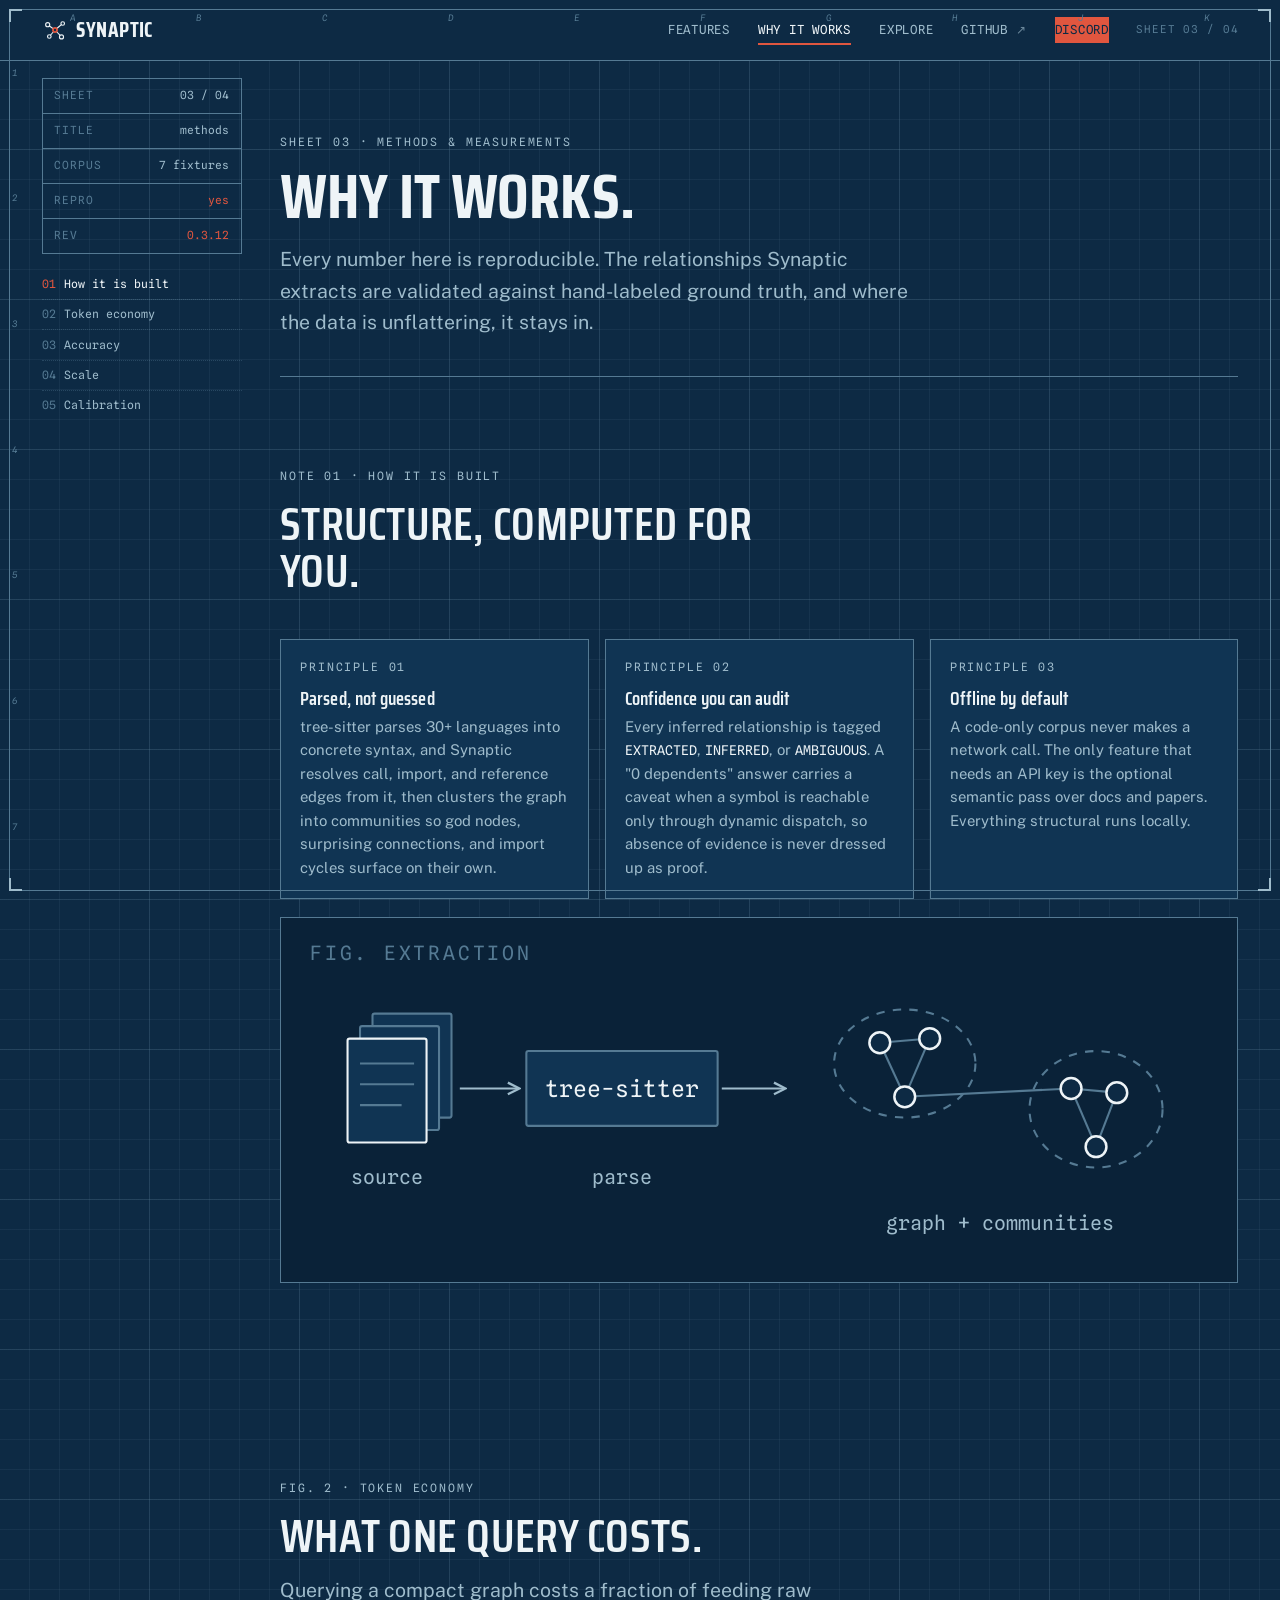
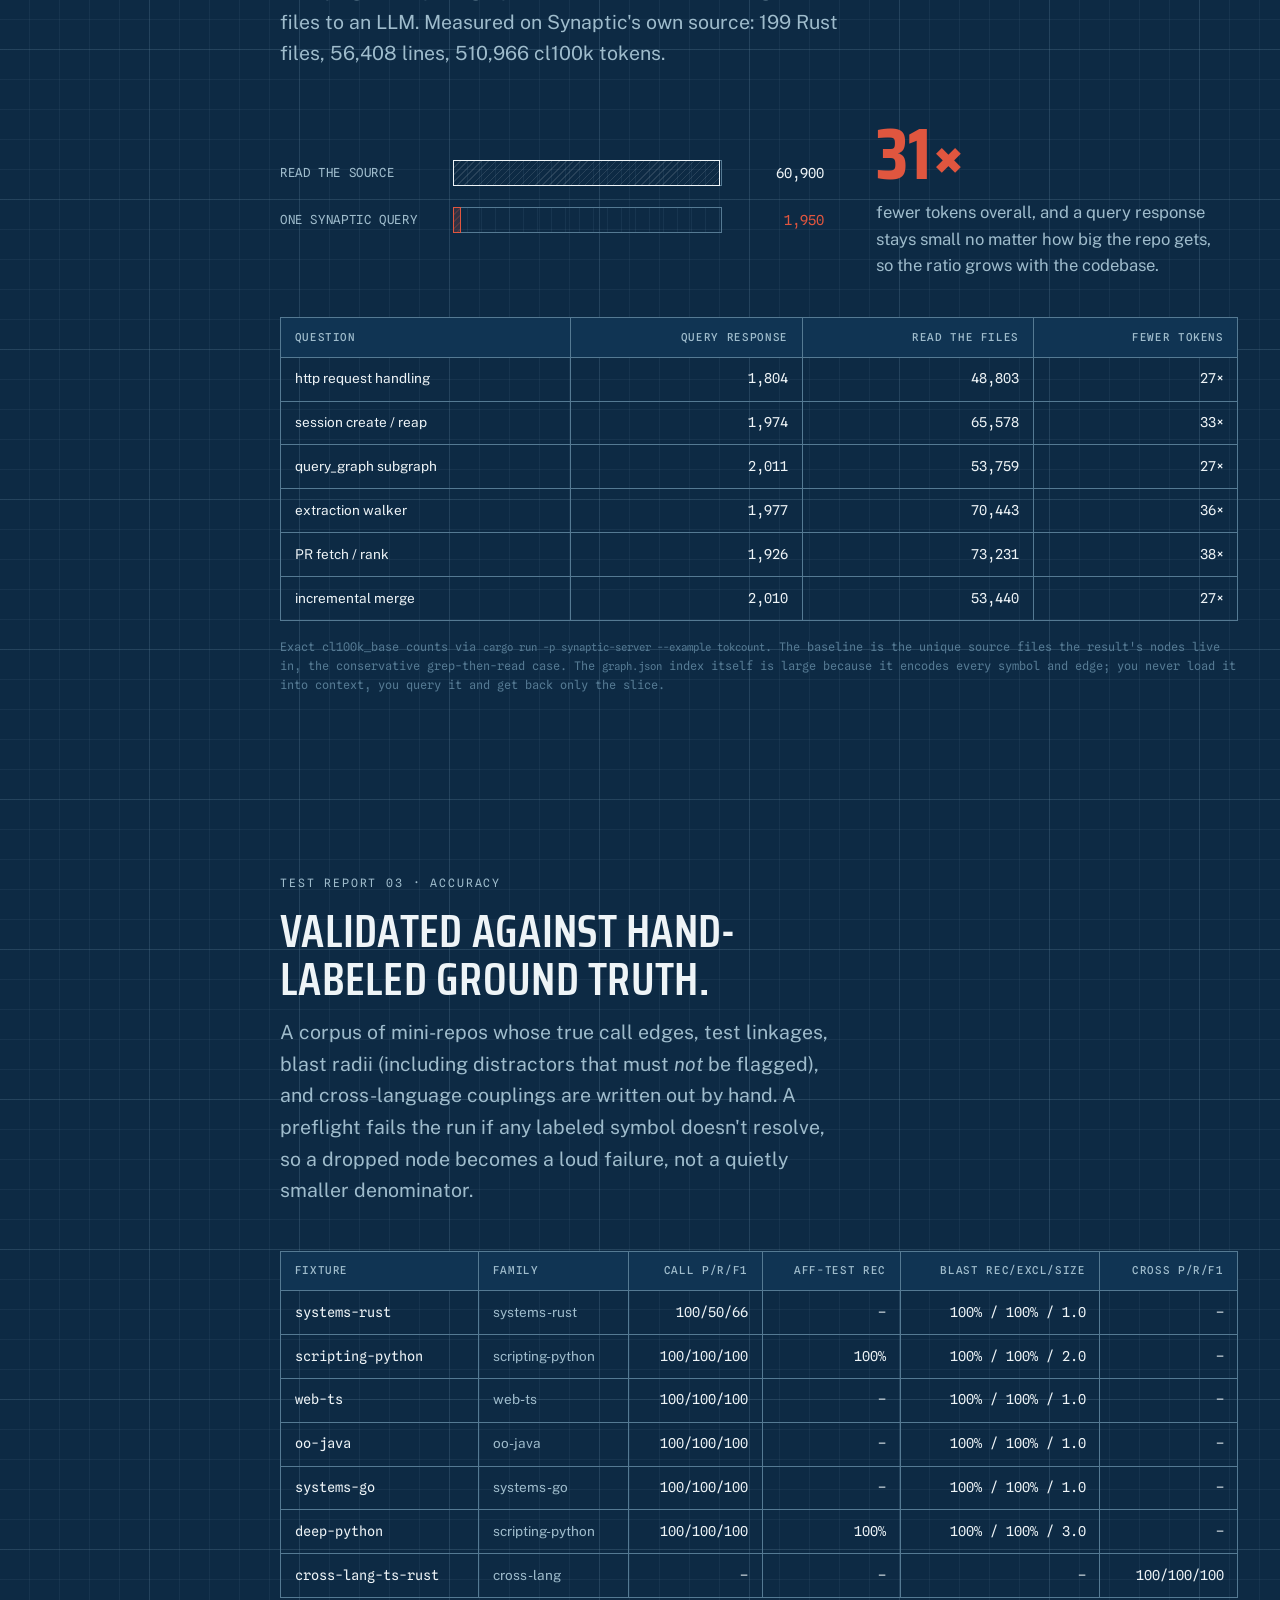
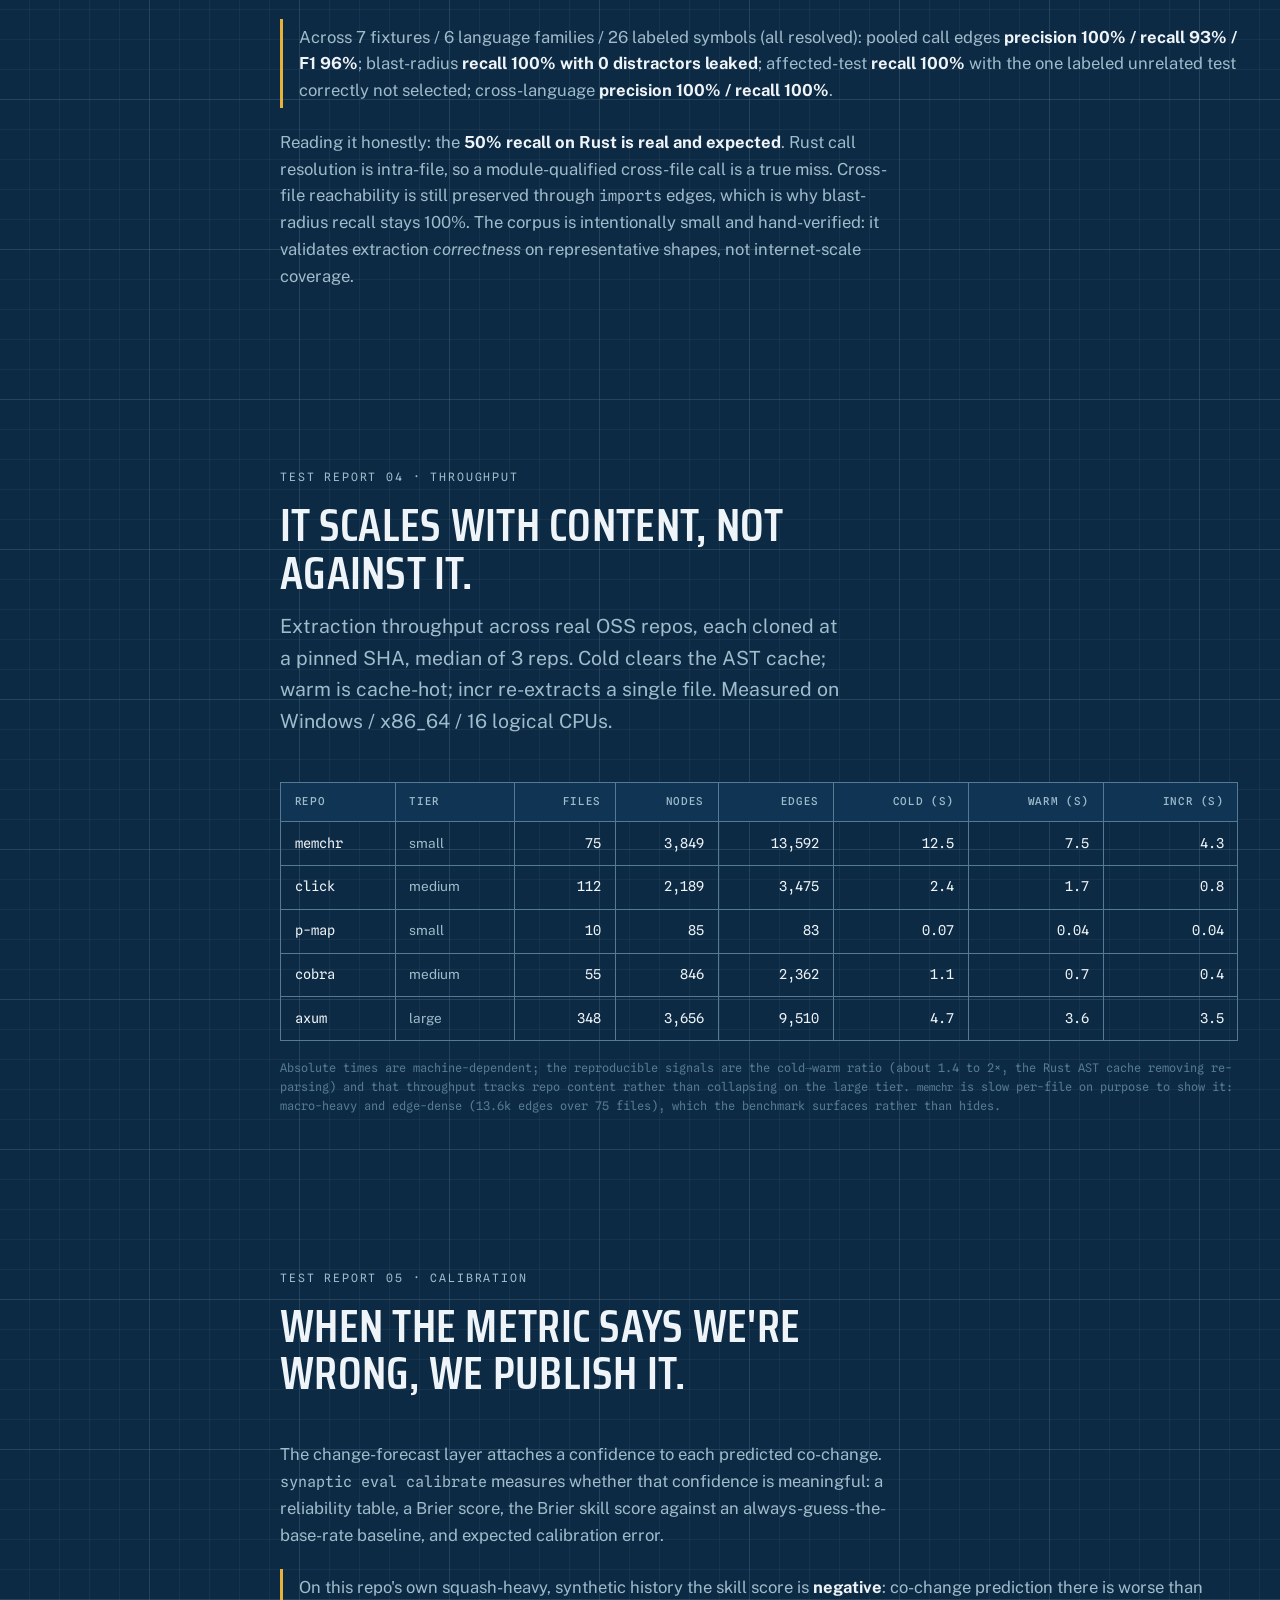
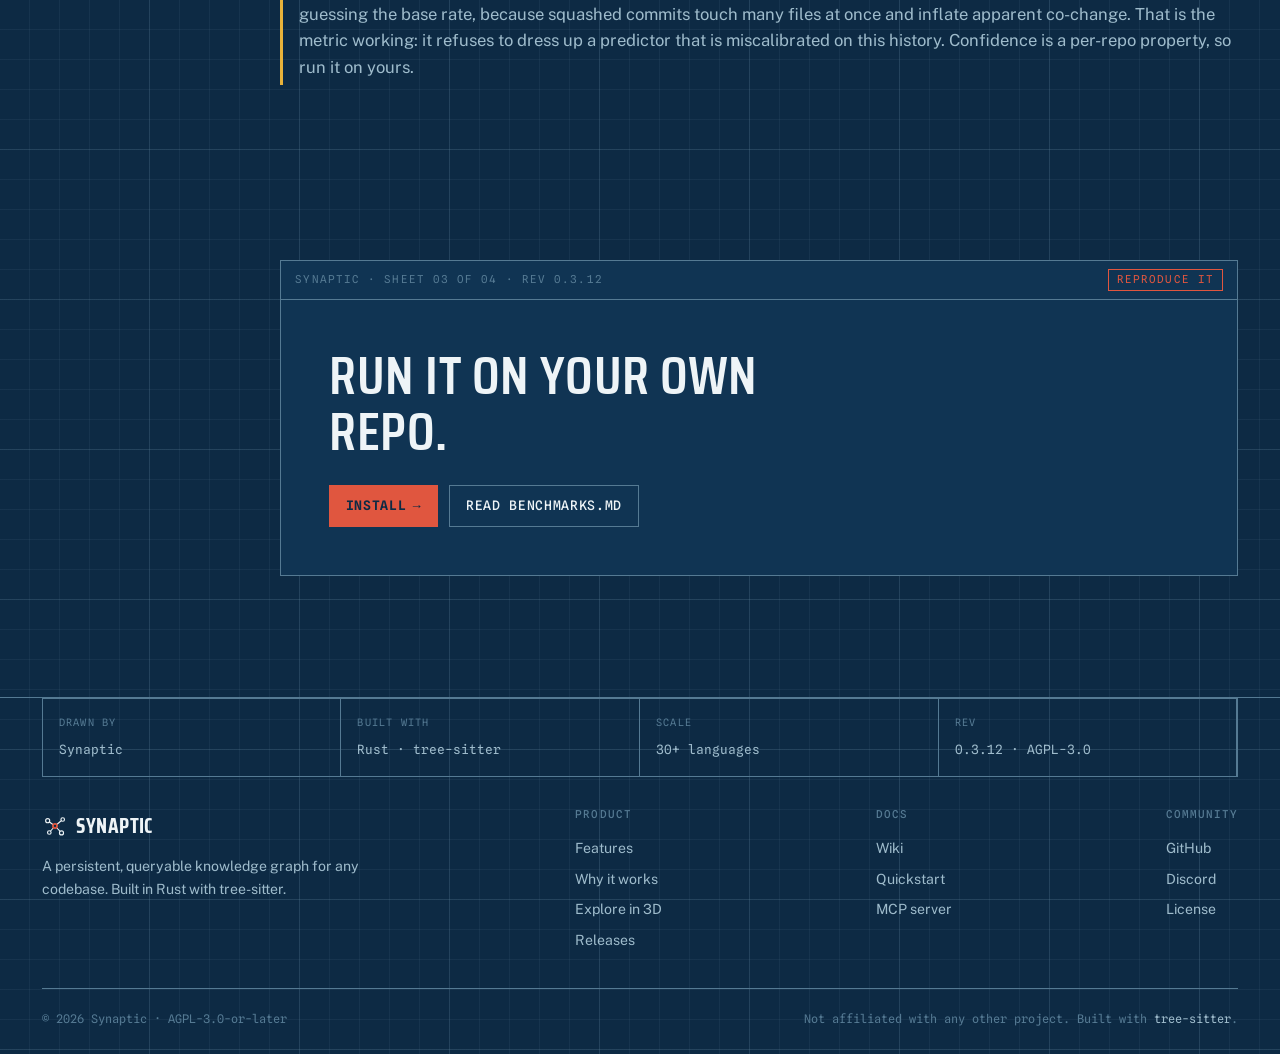
<file: why.html>
<!doctype html>
<html lang="en">
<head>
  <meta charset="utf-8" />
  <meta name="viewport" content="width=device-width, initial-scale=1" />
  <script>document.documentElement.classList.add('js');</script>
  <title>Why it works · Synaptic specification sheet</title>
  <meta name="description" content="How Synaptic earns the answer: how the graph is built, the token-economy measurements, hand-labeled accuracy against a ground-truth corpus, extraction throughput at scale, and honest prediction calibration." />
  <meta name="theme-color" content="#0d2a44" />
  <link rel="icon" href="assets/img/favicon.svg" type="image/svg+xml" />
  <link rel="preconnect" href="https://fonts.googleapis.com" />
  <link rel="preconnect" href="https://fonts.gstatic.com" crossorigin />
  <link href="https://fonts.googleapis.com/css2?family=Saira+Condensed:wght@500;600;700&family=Public+Sans:wght@400;500;600;700&family=Spline+Sans+Mono:wght@400;500;600&display=swap" rel="stylesheet" />
  <link rel="stylesheet" href="assets/css/synaptic.css" />
</head>
<body>

  <div class="frame" aria-hidden="true">
    <span class="frame__tick frame__tick--tl"></span><span class="frame__tick frame__tick--tr"></span>
    <span class="frame__tick frame__tick--bl"></span><span class="frame__tick frame__tick--br"></span>
    <span class="frame__ruler frame__ruler--top"><i>A</i><i>B</i><i>C</i><i>D</i><i>E</i><i>F</i><i>G</i><i>H</i><i>J</i><i>K</i></span>
    <span class="frame__ruler frame__ruler--left"><i>1</i><i>2</i><i>3</i><i>4</i><i>5</i><i>6</i><i>7</i></span>
  </div>

  <svg width="0" height="0" style="position:absolute" aria-hidden="true"><defs>
    <marker id="ah" viewBox="0 0 10 10" refX="8" refY="5" markerWidth="7" markerHeight="7" orient="auto-start-reverse"><path d="M1 1 L9 5 L1 9" fill="none" stroke="context-stroke" stroke-width="1.6"/></marker>
  </defs></svg>

  <header class="nav" id="nav">
    <div class="wrap nav__inner">
      <a class="brand" href="index.html" aria-label="Synaptic home">
        <img class="brand__mark" src="assets/img/logo.svg" alt="" width="26" height="26" />
        <span class="brand__word">synaptic</span>
      </a>
      <div class="nav__right">
        <nav class="nav__links" id="nav-links" aria-label="Primary">
          <a href="features.html">Features</a>
          <a href="why.html" aria-current="page">Why it works</a>
          <a href="explore.html">Explore</a>
          <a href="https://github.com/ColinVaughn/Synaptic">GitHub <span class="ext">&#8599;</span></a>
          <a class="nav__cta" href="https://discord.gg/ytX7R2PbNz">Discord</a>
        </nav>
        <span class="nav__sheet">SHEET 03 / 04</span>
        <button class="nav__toggle" aria-label="Toggle menu" aria-expanded="false" aria-controls="nav-links">
          <span></span><span></span><span></span>
        </button>
      </div>
    </div>
  </header>

  <div class="sheet">
    <div class="sheet__grid">

      <aside class="rail">
        <div class="rail__block">
          <div class="rail__row"><span class="k">sheet</span><span class="v">03 / 04</span></div>
          <div class="rail__row"><span class="k">title</span><span class="v">methods</span></div>
          <div class="rail__row"><span class="k">corpus</span><span class="v">7 fixtures</span></div>
          <div class="rail__row"><span class="k">repro</span><span class="v red">yes</span></div>
          <div class="rail__row"><span class="k">rev</span><span class="v red">0.3.12</span></div>
        </div>
        <nav class="rail__index" id="rail-index" aria-label="On this page">
          <a href="#built"><span class="n">01</span> How it is built</a>
          <a href="#economy"><span class="n">02</span> Token economy</a>
          <a href="#accuracy"><span class="n">03</span> Accuracy</a>
          <a href="#scale"><span class="n">04</span> Scale</a>
          <a href="#calibration"><span class="n">05</span> Calibration</a>
        </nav>
      </aside>

      <main class="sheet__main">
        <header class="page-head">
          <span class="label">Sheet 03 &middot; Methods &amp; measurements</span>
          <h1 class="display">Why it works.</h1>
          <p class="lead">Every number here is reproducible. The relationships Synaptic extracts are validated against hand-labeled ground truth, and where the data is unflattering, it stays in.</p>
        </header>

        <!-- how it's built -->
        <section class="section" id="built">
          <div class="section-head reveal">
            <span class="label">Note 01 &middot; how it is built</span>
            <h2 class="h2">Structure, computed for you.</h2>
          </div>
          <div class="cards3">
            <article class="part reveal">
              <span class="label">Principle 01</span>
              <h3 class="h3 mt-s">Parsed, not guessed</h3>
              <p class="part__body">tree-sitter parses 30+ languages into concrete syntax, and Synaptic resolves call, import, and reference edges from it, then clusters the graph into communities so god nodes, surprising connections, and import cycles surface on their own.</p>
            </article>
            <article class="part reveal" data-delay="1">
              <span class="label">Principle 02</span>
              <h3 class="h3 mt-s">Confidence you can audit</h3>
              <p class="part__body">Every inferred relationship is tagged <code>EXTRACTED</code>, <code>INFERRED</code>, or <code>AMBIGUOUS</code>. A "0 dependents" answer carries a caveat when a symbol is reachable only through dynamic dispatch, so absence of evidence is never dressed up as proof.</p>
            </article>
            <article class="part reveal" data-delay="2">
              <span class="label">Principle 03</span>
              <h3 class="h3 mt-s">Offline by default</h3>
              <p class="part__body">A code-only corpus never makes a network call. The only feature that needs an API key is the optional semantic pass over docs and papers. Everything structural runs locally.</p>
            </article>
          </div>
          <svg class="fig" viewBox="0 0 460 175" role="img" aria-label="Extraction pipeline: source files are parsed by tree-sitter into a graph clustered into communities.">
            <text class="t-tag" x="14" y="20">FIG. EXTRACTION</text>
            <rect class="box" x="44" y="46" width="38" height="50" rx="1"/>
            <rect class="box" x="38" y="52" width="38" height="50" rx="1"/>
            <rect class="box-fill" x="32" y="58" width="38" height="50" rx="1"/>
            <g class="ln-faint"><line x1="38" y1="70" x2="64" y2="70"/><line x1="38" y1="80" x2="64" y2="80"/><line x1="38" y1="90" x2="58" y2="90"/></g>
            <text class="t-dim" x="51" y="128" text-anchor="middle">source</text>
            <line class="ln" x1="86" y1="82" x2="114" y2="82" marker-end="url(#ah)"/>
            <rect class="box" x="118" y="64" width="92" height="36" rx="1"/>
            <text class="t-lbl" x="164" y="86" text-anchor="middle">tree-sitter</text>
            <text class="t-dim" x="164" y="128" text-anchor="middle">parse</text>
            <line class="ln" x1="212" y1="82" x2="242" y2="82" marker-end="url(#ah)"/>
            <ellipse class="ln-faint-d" cx="300" cy="70" rx="34" ry="26"/>
            <ellipse class="ln-faint-d" cx="392" cy="92" rx="32" ry="28"/>
            <g class="ln-faint"><line x1="288" y1="60" x2="312" y2="58"/><line x1="312" y1="58" x2="300" y2="86"/><line x1="288" y1="60" x2="300" y2="86"/><line x1="300" y1="86" x2="380" y2="82"/><line x1="380" y1="82" x2="402" y2="84"/><line x1="380" y1="82" x2="392" y2="110"/><line x1="402" y1="84" x2="392" y2="110"/></g>
            <g class="node"><circle cx="288" cy="60" r="5"/><circle cx="312" cy="58" r="5"/><circle cx="300" cy="86" r="5"/><circle cx="380" cy="82" r="5"/><circle cx="402" cy="84" r="5"/><circle cx="392" cy="110" r="5"/></g>
            <text class="t-dim" x="346" y="150" text-anchor="middle">graph + communities</text>
          </svg>
        </section>

        <!-- token economy -->
        <section class="section" id="economy">
          <div class="section-head reveal">
            <span class="label">Fig. 2 &middot; token economy</span>
            <h2 class="h2">What one query costs.</h2>
            <p class="lead">Querying a compact graph costs a fraction of feeding raw files to an LLM. Measured on Synaptic's own source: 199 Rust files, 56,408 lines, 510,966 cl100k tokens.</p>
          </div>

          <div class="tokens__grid">
            <div class="dim reveal" data-inview>
              <div class="dim__row">
                <span class="dim__name">Read the source</span>
                <div class="dim__track"><div class="dim__fill" style="--w:100%"></div></div>
                <span class="dim__val">60,900</span>
              </div>
              <div class="dim__row">
                <span class="dim__name">One Synaptic query</span>
                <div class="dim__track"><div class="dim__fill dim__fill--syn" style="--w:3.2%"></div></div>
                <span class="dim__val red">1,950</span>
              </div>
            </div>
            <div class="reveal" data-delay="1">
              <div class="dim__read">
                <span class="dim__big">31&times;</span>
                <p class="dim__cap">fewer tokens overall, and a query response stays small no matter how big the repo gets, so the ratio grows with the codebase.</p>
              </div>
            </div>
          </div>

          <div class="table-wrap reveal mt-l">
            <table class="data">
              <thead>
                <tr><th>Question</th><th class="num">Query response</th><th class="num">Read the files</th><th class="num">Fewer tokens</th></tr>
              </thead>
              <tbody>
                <tr><td>http request handling</td><td class="num">1,804</td><td class="num">48,803</td><td class="num">27&times;</td></tr>
                <tr><td>session create / reap</td><td class="num">1,974</td><td class="num">65,578</td><td class="num">33&times;</td></tr>
                <tr><td>query_graph subgraph</td><td class="num">2,011</td><td class="num">53,759</td><td class="num">27&times;</td></tr>
                <tr><td>extraction walker</td><td class="num">1,977</td><td class="num">70,443</td><td class="num">36&times;</td></tr>
                <tr><td>PR fetch / rank</td><td class="num">1,926</td><td class="num">73,231</td><td class="num">38&times;</td></tr>
                <tr><td>incremental merge</td><td class="num">2,010</td><td class="num">53,440</td><td class="num">27&times;</td></tr>
              </tbody>
            </table>
          </div>
          <p class="dim__note reveal">Exact cl100k_base counts via <code>cargo run -p synaptic-server --example tokcount</code>. The baseline is the unique source files the result's nodes live in, the conservative grep-then-read case. The <code>graph.json</code> index itself is large because it encodes every symbol and edge; you never load it into context, you query it and get back only the slice.</p>
        </section>

        <!-- accuracy -->
        <section class="section" id="accuracy">
          <div class="section-head reveal">
            <span class="label">Test report 03 &middot; accuracy</span>
            <h2 class="h2">Validated against hand-labeled ground truth.</h2>
            <p class="lead">A corpus of mini-repos whose true call edges, test linkages, blast radii (including distractors that must <em>not</em> be flagged), and cross-language couplings are written out by hand. A preflight fails the run if any labeled symbol doesn't resolve, so a dropped node becomes a loud failure, not a quietly smaller denominator.</p>
          </div>

          <div class="table-wrap reveal">
            <table class="data">
              <thead>
                <tr><th>Fixture</th><th>Family</th><th class="num">Call P/R/F1</th><th class="num">Aff-test rec</th><th class="num">Blast rec/excl/size</th><th class="num">Cross P/R/F1</th></tr>
              </thead>
              <tbody>
                <tr><td><span class="repo">systems-rust</span></td><td class="muted">systems-rust</td><td class="num">100/50/66</td><td class="num">&ndash;</td><td class="num">100% / 100% / 1.0</td><td class="num">&ndash;</td></tr>
                <tr><td><span class="repo">scripting-python</span></td><td class="muted">scripting-python</td><td class="num">100/100/100</td><td class="num">100%</td><td class="num">100% / 100% / 2.0</td><td class="num">&ndash;</td></tr>
                <tr><td><span class="repo">web-ts</span></td><td class="muted">web-ts</td><td class="num">100/100/100</td><td class="num">&ndash;</td><td class="num">100% / 100% / 1.0</td><td class="num">&ndash;</td></tr>
                <tr><td><span class="repo">oo-java</span></td><td class="muted">oo-java</td><td class="num">100/100/100</td><td class="num">&ndash;</td><td class="num">100% / 100% / 1.0</td><td class="num">&ndash;</td></tr>
                <tr><td><span class="repo">systems-go</span></td><td class="muted">systems-go</td><td class="num">100/100/100</td><td class="num">&ndash;</td><td class="num">100% / 100% / 1.0</td><td class="num">&ndash;</td></tr>
                <tr><td><span class="repo">deep-python</span></td><td class="muted">scripting-python</td><td class="num">100/100/100</td><td class="num">100%</td><td class="num">100% / 100% / 3.0</td><td class="num">&ndash;</td></tr>
                <tr><td><span class="repo">cross-lang-ts-rust</span></td><td class="muted">cross-lang</td><td class="num">&ndash;</td><td class="num">&ndash;</td><td class="num">&ndash;</td><td class="num">100/100/100</td></tr>
              </tbody>
            </table>
          </div>

          <div class="callout reveal">
            <p>Across 7 fixtures / 6 language families / 26 labeled symbols (all resolved): pooled call edges <b>precision 100% / recall 93% / F1 96%</b>; blast-radius <b>recall 100% with 0 distractors leaked</b>; affected-test <b>recall 100%</b> with the one labeled unrelated test correctly not selected; cross-language <b>precision 100% / recall 100%</b>.</p>
          </div>

          <p class="row__lead reveal" style="max-width:62ch">Reading it honestly: the <b style="color:var(--chalk)">50% recall on Rust is real and expected</b>. Rust call resolution is intra-file, so a module-qualified cross-file call is a true miss. Cross-file reachability is still preserved through <code>imports</code> edges, which is why blast-radius recall stays 100%. The corpus is intentionally small and hand-verified: it validates extraction <em>correctness</em> on representative shapes, not internet-scale coverage.</p>
        </section>

        <!-- scale -->
        <section class="section" id="scale">
          <div class="section-head reveal">
            <span class="label">Test report 04 &middot; throughput</span>
            <h2 class="h2">It scales with content, not against it.</h2>
            <p class="lead">Extraction throughput across real OSS repos, each cloned at a pinned SHA, median of 3 reps. Cold clears the AST cache; warm is cache-hot; incr re-extracts a single file. Measured on Windows / x86_64 / 16 logical CPUs.</p>
          </div>
          <div class="table-wrap reveal">
            <table class="data">
              <thead>
                <tr><th>Repo</th><th>Tier</th><th class="num">Files</th><th class="num">Nodes</th><th class="num">Edges</th><th class="num">Cold (s)</th><th class="num">Warm (s)</th><th class="num">Incr (s)</th></tr>
              </thead>
              <tbody>
                <tr><td><span class="repo">memchr</span></td><td class="muted">small</td><td class="num">75</td><td class="num">3,849</td><td class="num">13,592</td><td class="num">12.5</td><td class="num">7.5</td><td class="num">4.3</td></tr>
                <tr><td><span class="repo">click</span></td><td class="muted">medium</td><td class="num">112</td><td class="num">2,189</td><td class="num">3,475</td><td class="num">2.4</td><td class="num">1.7</td><td class="num">0.8</td></tr>
                <tr><td><span class="repo">p-map</span></td><td class="muted">small</td><td class="num">10</td><td class="num">85</td><td class="num">83</td><td class="num">0.07</td><td class="num">0.04</td><td class="num">0.04</td></tr>
                <tr><td><span class="repo">cobra</span></td><td class="muted">medium</td><td class="num">55</td><td class="num">846</td><td class="num">2,362</td><td class="num">1.1</td><td class="num">0.7</td><td class="num">0.4</td></tr>
                <tr><td><span class="repo">axum</span></td><td class="muted">large</td><td class="num">348</td><td class="num">3,656</td><td class="num">9,510</td><td class="num">4.7</td><td class="num">3.6</td><td class="num">3.5</td></tr>
              </tbody>
            </table>
          </div>
          <p class="dim__note reveal">Absolute times are machine-dependent; the reproducible signals are the cold&rarr;warm ratio (about 1.4 to 2&times;, the Rust AST cache removing re-parsing) and that throughput tracks repo content rather than collapsing on the large tier. <code>memchr</code> is slow per-file on purpose to show it: macro-heavy and edge-dense (13.6k edges over 75 files), which the benchmark surfaces rather than hides.</p>
        </section>

        <!-- calibration -->
        <section class="section section--tight" id="calibration">
          <div class="section-head reveal">
            <span class="label">Test report 05 &middot; calibration</span>
            <h2 class="h2">When the metric says we're wrong, we publish it.</h2>
          </div>
          <p class="row__lead reveal" style="max-width:64ch">The change-forecast layer attaches a confidence to each predicted co-change. <code>synaptic eval calibrate</code> measures whether that confidence is meaningful: a reliability table, a Brier score, the Brier skill score against an always-guess-the-base-rate baseline, and expected calibration error.</p>
          <div class="callout reveal">
            <p>On this repo's own squash-heavy, synthetic history the skill score is <b>negative</b>: co-change prediction there is worse than guessing the base rate, because squashed commits touch many files at once and inflate apparent co-change. That is the metric working: it refuses to dress up a predictor that is miscalibrated on this history. Confidence is a per-repo property, so run it on yours.</p>
          </div>
        </section>

        <section class="section" id="next">
          <div class="signoff reveal">
            <div class="signoff__bar">
              <span>Synaptic &middot; sheet 03 of 04 &middot; rev 0.3.12</span>
              <span class="stamp">Reproduce it</span>
            </div>
            <div class="signoff__body">
              <h2 class="signoff__title">Run it on your own repo.</h2>
              <div class="signoff__row">
                <a class="btn btn--primary" href="index.html#install">Install <span class="arrow">&rarr;</span></a>
                <a class="btn btn--ghost" href="https://github.com/ColinVaughn/Synaptic/blob/master/BENCHMARKS.md">Read BENCHMARKS.md</a>
              </div>
            </div>
          </div>
        </section>
      </main>
    </div>
  </div>

  <footer class="foot">
    <div class="wrap">
      <div class="foot__titleblock">
        <div class="foot__cell"><span class="k">drawn by</span><span class="v">Synaptic</span></div>
        <div class="foot__cell"><span class="k">built with</span><span class="v">Rust &middot; tree-sitter</span></div>
        <div class="foot__cell"><span class="k">scale</span><span class="v">30+ languages</span></div>
        <div class="foot__cell"><span class="k">rev</span><span class="v">0.3.12 &middot; AGPL-3.0</span></div>
      </div>
      <div class="foot__grid">
        <div class="foot__brand">
          <a class="brand" href="index.html" aria-label="Synaptic home">
            <img class="brand__mark" src="assets/img/logo.svg" alt="" width="26" height="26" />
            <span class="brand__word">synaptic</span>
          </a>
          <p>A persistent, queryable knowledge graph for any codebase. Built in Rust with tree-sitter.</p>
        </div>
        <div class="foot__col">
          <h4>Product</h4>
          <a href="features.html">Features</a>
          <a href="why.html">Why it works</a>
          <a href="explore.html">Explore in 3D</a>
          <a href="https://github.com/ColinVaughn/Synaptic/releases">Releases</a>
        </div>
        <div class="foot__col">
          <h4>Docs</h4>
          <a href="https://github.com/ColinVaughn/Synaptic/wiki">Wiki</a>
          <a href="https://github.com/ColinVaughn/Synaptic/wiki/Quickstart">Quickstart</a>
          <a href="https://github.com/ColinVaughn/Synaptic/wiki/MCP-Server">MCP server</a>
        </div>
        <div class="foot__col">
          <h4>Community</h4>
          <a href="https://github.com/ColinVaughn/Synaptic">GitHub</a>
          <a href="https://discord.gg/ytX7R2PbNz">Discord</a>
          <a href="https://github.com/ColinVaughn/Synaptic/blob/master/LICENSE">License</a>
        </div>
      </div>
      <div class="foot__meta">
        <span>&copy; <span id="year">2026</span> Synaptic &middot; AGPL-3.0-or-later</span>
        <span>Not affiliated with any other project. Built with <a href="https://tree-sitter.github.io/">tree-sitter</a>.</span>
      </div>
    </div>
  </footer>

  <script src="assets/js/site.js" defer></script>
</body>
</html>
</file>
<file: assets/css/synaptic.css>
/* =========================================================================
   Synaptic site - "Cyanotype Schematic" design system.
   The site is an engineering drawing of a codebase: cyanotype-blue ground,
   chalk construction lines, a coordinate grid, title blocks, and red/amber
   drafting annotations. No gradients, no glow, no glass. The graph is drawn,
   not rendered. Shape language is rectangles + hairlines + circles (nodes).
   ========================================================================= */

/* ----- Tokens ----------------------------------------------------------- */
:root {
  /* engineering blue ground (true prussian, never violet) */
  --sheet:       #0d2a44;
  --sheet-2:     #103453;   /* sunken panels, title-block fills */
  --sheet-3:     #0a2238;   /* deepest wells (terminal, inputs) */

  /* chalk inks */
  --chalk:       #eef4f7;   /* body + construction line-work */
  --chalk-dim:   #9fbccc;   /* dimension labels, captions, secondary rules */
  --chalk-faint: #557a93;   /* hairlines, grid, frame */
  --grid:        rgba(120, 158, 184, 0.085);
  --grid-major:  rgba(120, 158, 184, 0.14);

  /* drafting annotation inks */
  --red:         #e0563f;   /* the redline: callouts, datum, primary action, AMBIGUOUS */
  --red-deep:    #c9462f;
  --amber:       #e8b23a;   /* caution: INFERRED, the 31x reading, honest negatives */

  /* type */
  --f-display: "Saira Condensed", "Oswald", "Arial Narrow", system-ui, sans-serif;
  --f-body:    "Public Sans", "Segoe UI", system-ui, -apple-system, sans-serif;
  --f-mono:    "Spline Sans Mono", ui-monospace, "Cascadia Code", "Consolas", monospace;

  /* shape + rhythm - sharp, drawn, not rounded */
  --r:    2px;
  --r-sm: 1px;
  --maxw: 1320px;
  --navh: 60px;
  --gutter: clamp(1.1rem, 4vw, 2.6rem);
  --section-y: clamp(3.4rem, 7vw, 6.5rem);
  --ease: cubic-bezier(.22, .61, .25, 1);
}

/* ----- Reset ------------------------------------------------------------ */
*, *::before, *::after { box-sizing: border-box; }
* { margin: 0; }
html { -webkit-text-size-adjust: 100%; scroll-behavior: smooth; }
@media (prefers-reduced-motion: reduce) { html { scroll-behavior: auto; } }

body {
  font-family: var(--f-body);
  color: var(--chalk);
  line-height: 1.6;
  font-size: clamp(0.98rem, 0.95rem + 0.18vw, 1.04rem);
  -webkit-font-smoothing: antialiased;
  text-rendering: optimizeLegibility;
  overflow-x: clip;
  background-color: var(--sheet);
  /* drafting paper: a fine minor grid over a stronger major grid */
  background-image:
    linear-gradient(var(--grid) 1px, transparent 1px),
    linear-gradient(90deg, var(--grid) 1px, transparent 1px),
    linear-gradient(var(--grid-major) 1px, transparent 1px),
    linear-gradient(90deg, var(--grid-major) 1px, transparent 1px);
  background-size: 30px 30px, 30px 30px, 150px 150px, 150px 150px;
  background-position: -1px -1px;
}

img, svg, canvas { display: block; max-width: 100%; }
a { color: inherit; text-decoration: none; }
button { font: inherit; color: inherit; cursor: pointer; background: none; border: none; }
:focus-visible { outline: 2px solid var(--red); outline-offset: 2px; }
::selection { background: var(--red); color: var(--sheet); }

/* ----- Drawing frame + margin rulers ------------------------------------ */
.frame { position: fixed; inset: 9px; border: 1px solid var(--chalk-faint); pointer-events: none; z-index: 80; }
.frame__tick { position: absolute; width: 13px; height: 13px; border: 0 solid var(--chalk-dim); }
.frame__tick--tl { top: -1px; left: -1px; border-top-width: 2px; border-left-width: 2px; }
.frame__tick--tr { top: -1px; right: -1px; border-top-width: 2px; border-right-width: 2px; }
.frame__tick--bl { bottom: -1px; left: -1px; border-bottom-width: 2px; border-left-width: 2px; }
.frame__tick--br { bottom: -1px; right: -1px; border-bottom-width: 2px; border-right-width: 2px; }
.frame__ruler { position: absolute; display: flex; font-family: var(--f-mono); font-size: 9px; letter-spacing: 0.1em; color: var(--chalk-faint); }
.frame__ruler--top { top: 1px; left: 0; right: 0; justify-content: space-around; }
.frame__ruler--left { top: 0; bottom: 0; left: 2px; flex-direction: column; justify-content: space-around; }
@media (max-width: 720px) { .frame { inset: 5px; } .frame__ruler { display: none; } }

/* ----- Type primitives -------------------------------------------------- */
h1, h2, h3, h4 { font-family: var(--f-display); color: var(--chalk); font-weight: 600; line-height: 1.02; letter-spacing: 0.002em; }

.display {
  font-family: var(--f-display);
  font-weight: 700;
  font-size: clamp(2.5rem, 1.3rem + 4.6vw, 4.7rem);
  line-height: 0.98;
  letter-spacing: 0.004em;
  text-transform: uppercase;
}
.h2 { font-size: clamp(1.9rem, 1.2rem + 2.4vw, 2.9rem); text-transform: uppercase; letter-spacing: 0.006em; }
.h3 { font-size: 1.18rem; font-weight: 600; letter-spacing: 0.004em; }

.lead { font-size: clamp(1.04rem, 0.98rem + 0.6vw, 1.22rem); color: var(--chalk-dim); line-height: 1.62; max-width: 50ch; }

/* legacy accent word: now a flat red mark, never a gradient */
.signal-text { color: var(--red); }

code, .mono { font-family: var(--f-mono); font-size: 0.9em; }

/* a drafting label: uppercase mono, like an annotation on a drawing */
.label { font-family: var(--f-mono); font-size: 0.72rem; text-transform: uppercase; letter-spacing: 0.16em; color: var(--chalk-dim); }
.label--red { color: var(--red); }

/* ----- Layout ----------------------------------------------------------- */
.wrap { width: 100%; max-width: var(--maxw); margin-inline: auto; padding-inline: var(--gutter); }
.section { padding-block: var(--section-y); position: relative; }
.section--tight { padding-block: clamp(2.4rem, 5vw, 4rem); }
.section-head { max-width: 56ch; margin-bottom: clamp(1.8rem, 3.5vw, 3rem); }
.section-head .lead { margin-top: 0.9rem; }
.section-head .label { display: block; margin-bottom: 0.9rem; }

.rule { height: 0; border: 0; border-top: 1px solid var(--chalk-faint); opacity: 0.6; }
.divider { height: 1px; background: var(--chalk-faint); opacity: 0.5; border: 0; }

/* the sheet: persistent left title-block rail + content column */
.sheet { max-width: var(--maxw); margin-inline: auto; padding-inline: var(--gutter); }
.sheet__grid { display: grid; grid-template-columns: 200px minmax(0, 1fr); gap: clamp(1.6rem, 3vw, 3.4rem); }
.sheet__main { min-width: 0; }
@media (max-width: 1040px) { .sheet__grid { grid-template-columns: 1fr; gap: 0; } }

/* ----- Title-block rail ------------------------------------------------- */
.rail { position: sticky; top: calc(var(--navh) + 1.1rem); align-self: start; }
.rail__block { border: 1px solid var(--chalk-faint); }
.rail__row { display: flex; justify-content: space-between; gap: 0.6rem; padding: 0.5rem 0.7rem; border-bottom: 1px solid var(--chalk-faint); font-family: var(--f-mono); font-size: 0.7rem; }
.rail__row:last-child { border-bottom: 0; }
.rail__row .k { color: var(--chalk-faint); text-transform: uppercase; letter-spacing: 0.1em; }
.rail__row .v { color: var(--chalk-dim); text-align: right; }
.rail__row .v.red { color: var(--red); }
.rail__index { margin-top: 1rem; display: flex; flex-direction: column; }
.rail__index a { display: flex; gap: 0.55rem; padding: 0.34rem 0; font-family: var(--f-mono); font-size: 0.72rem; color: var(--chalk-dim); border-bottom: 1px dotted rgba(120,158,184,0.25); transition: color .2s var(--ease); }
.rail__index a:last-child { border-bottom: 0; }
.rail__index a .n { color: var(--chalk-faint); }
.rail__index a:hover, .rail__index a.is-here { color: var(--chalk); }
.rail__index a.is-here .n { color: var(--red); }
@media (max-width: 1040px) {
  .rail { position: static; margin-bottom: 1.6rem; padding-top: 1.6rem; }
  .rail__index { display: none; }
  .rail__block { display: grid; grid-template-columns: repeat(2, 1fr); }
  .rail__row { border-right: 1px solid var(--chalk-faint); }
}

/* ----- Nav (title-block header) ----------------------------------------- */
.nav { position: sticky; top: 0; z-index: 70; background: var(--sheet); border-bottom: 1px solid var(--chalk-faint); }
.nav__inner { display: flex; align-items: center; justify-content: space-between; gap: 1.5rem; height: var(--navh); }
.nav__right { display: flex; align-items: center; gap: clamp(0.9rem, 2.2vw, 1.7rem); }
.brand { display: inline-flex; align-items: center; gap: 0.55rem; }
.brand__mark { width: 26px; height: 26px; flex: none; }
.brand__word { font-family: var(--f-display); font-weight: 700; font-size: 1.32rem; letter-spacing: 0.02em; text-transform: uppercase; color: var(--chalk); }
.nav__links { display: flex; align-items: center; gap: clamp(0.9rem, 2.2vw, 1.9rem); }
.nav__links a { color: var(--chalk-dim); font-family: var(--f-mono); font-size: 0.78rem; text-transform: uppercase; letter-spacing: 0.06em; transition: color .18s var(--ease); position: relative; padding: 0.2rem 0; }
.nav__links a:not(.nav__cta):hover, .nav__links a[aria-current="page"] { color: var(--chalk); }
.nav__links a[aria-current="page"]::after { content: ""; position: absolute; left: 0; right: 0; bottom: -2px; height: 2px; background: var(--red); }
.nav__links a .ext { opacity: 0.65; }
.nav__cta { color: var(--sheet) !important; background: var(--red); padding: 0.4em 0.95em; letter-spacing: 0.08em; }
.nav__cta:hover { background: var(--red-deep); }
.nav__sheet { font-family: var(--f-mono); font-size: 0.68rem; color: var(--chalk-faint); letter-spacing: 0.08em; }
@media (max-width: 980px) { .nav__sheet { display: none; } }

.nav__toggle { display: none; width: 40px; height: 40px; border: 1px solid var(--chalk-faint); }
.nav__toggle span { display: block; width: 17px; height: 1.5px; background: var(--chalk); margin: 4px auto; transition: transform .3s var(--ease), opacity .3s var(--ease); }
.nav__toggle[aria-expanded="true"] span:nth-child(1) { transform: translateY(5.5px) rotate(45deg); }
.nav__toggle[aria-expanded="true"] span:nth-child(2) { opacity: 0; }
.nav__toggle[aria-expanded="true"] span:nth-child(3) { transform: translateY(-5.5px) rotate(-45deg); }
@media (max-width: 860px) {
  .nav__toggle { display: block; }
  .nav__links {
    position: absolute; inset: var(--navh) 0 auto 0;
    flex-direction: column; align-items: stretch; gap: 0;
    background: var(--sheet-2); border-bottom: 1px solid var(--chalk-faint);
    padding: 0.4rem var(--gutter) 1.2rem;
    clip-path: inset(0 0 100% 0); opacity: 0;
    transition: clip-path .32s var(--ease), opacity .32s var(--ease);
  }
  .nav__links.is-open { clip-path: inset(0 0 0 0); opacity: 1; }
  .nav__links a { padding: 0.85rem 0; border-bottom: 1px solid var(--chalk-faint); font-size: 0.95rem; }
  .nav__cta { text-align: center; margin-top: 0.9rem; }
}

/* ----- Buttons (flat ink stamps, no pill, no glow) ---------------------- */
.btn { display: inline-flex; align-items: center; gap: 0.5em; padding: 0.72em 1.2em; font-family: var(--f-mono); font-size: 0.82rem; font-weight: 500; letter-spacing: 0.05em; text-transform: uppercase; border: 1px solid transparent; transition: background .18s var(--ease), color .18s var(--ease), border-color .18s var(--ease); white-space: nowrap; }
.btn--primary { background: var(--red); color: var(--sheet); font-weight: 600; }
.btn--primary:hover { background: var(--red-deep); }
.btn--ghost { border-color: var(--chalk-faint); color: var(--chalk); }
.btn--ghost:hover { border-color: var(--chalk); }
.btn .arrow { transition: transform .2s var(--ease); }
.btn:hover .arrow { transform: translateX(3px); }

/* ----- Hero ------------------------------------------------------------- */
.hero { padding-block: clamp(2.2rem, 5vw, 4.2rem) clamp(2.6rem, 6vw, 5rem); }
.hero__grid { display: grid; grid-template-columns: minmax(0, 1.05fr) minmax(0, 1.25fr); gap: clamp(1.4rem, 3.5vw, 3.6rem); align-items: center; }
@media (max-width: 940px) { .hero__grid { grid-template-columns: 1fr; gap: 2rem; } }
.hero__title { margin: 0.7rem 0 1.2rem; }
.hero__lead { max-width: 42ch; }
.hero__cta { display: flex; flex-wrap: wrap; gap: 0.7rem; margin-top: 1.8rem; }
@media (max-width: 460px) { .hero__cta .btn { flex: 1 1 auto; justify-content: center; } }

/* the signature drawing panel */
.draw-panel { position: relative; border: 1px solid var(--chalk-faint); background: linear-gradient(var(--sheet-2), var(--sheet)); }
.draw-panel__tag { position: absolute; top: -1px; left: -1px; font-family: var(--f-mono); font-size: 0.64rem; letter-spacing: 0.12em; text-transform: uppercase; color: var(--sheet); background: var(--chalk-dim); padding: 0.18rem 0.5rem; }
.draw-panel__rev { position: absolute; bottom: -1px; right: -1px; font-family: var(--f-mono); font-size: 0.62rem; letter-spacing: 0.1em; color: var(--chalk-faint); border-top: 1px solid var(--chalk-faint); border-left: 1px solid var(--chalk-faint); padding: 0.14rem 0.45rem; }
.draw-panel__svg { width: 100%; height: auto; display: block; }

/* dimensioned proof line under the hero */
.hero__proof { display: flex; flex-wrap: wrap; align-items: baseline; gap: 0.5rem 1rem; margin-top: 1.8rem; padding-top: 1.1rem; border-top: 1px solid var(--chalk-faint); font-family: var(--f-mono); font-size: 0.82rem; color: var(--chalk-dim); }
.hero__proof b { color: var(--chalk); font-weight: 600; }
.hero__proof .red { color: var(--red); font-weight: 600; }

/* ----- "the shift" note ------------------------------------------------- */
.note { border: 1px solid var(--chalk-faint); border-left: 3px solid var(--red); padding: clamp(1.1rem, 2.5vw, 1.7rem) clamp(1.2rem, 3vw, 2rem); background: var(--sheet-2); }
.note__line { font-family: var(--f-display); font-weight: 500; font-size: clamp(1.3rem, 0.95rem + 1.5vw, 2rem); line-height: 1.22; text-transform: uppercase; letter-spacing: 0.01em; color: var(--chalk); max-width: 34ch; }
.note__line em { font-style: normal; color: var(--chalk-dim); }

/* ----- Dimensioned scale bar (token economy) ---------------------------- */
.dim { display: grid; gap: 1.3rem; }
.dim__row { display: grid; grid-template-columns: 16ch minmax(0, 1fr) 9ch; align-items: center; gap: 0.8rem; }
@media (max-width: 600px) { .dim__row { grid-template-columns: 1fr; gap: 0.3rem; } }
.dim__name { font-family: var(--f-mono); font-size: 0.78rem; color: var(--chalk-dim); text-transform: uppercase; letter-spacing: 0.05em; }
.dim__track { position: relative; height: 26px; border: 1px solid var(--chalk-faint); background:
  repeating-linear-gradient(90deg, transparent 0, transparent 13px, rgba(120,158,184,0.10) 13px, rgba(120,158,184,0.10) 14px); }
.dim__fill { position: absolute; top: -1px; bottom: -1px; left: -1px; width: var(--w); border: 1px solid var(--chalk); background: repeating-linear-gradient(135deg, transparent 0, transparent 4px, rgba(238,244,247,0.12) 4px, rgba(238,244,247,0.12) 5px); }
.dim__fill--syn { border-color: var(--red); background: repeating-linear-gradient(135deg, rgba(224,86,63,0.18) 0, rgba(224,86,63,0.18) 4px, rgba(224,86,63,0.34) 4px, rgba(224,86,63,0.34) 5px); }
.js .dim__fill { width: 0; transition: width 1s var(--ease); }
.js .is-inview .dim__fill { width: var(--w); }
.dim__val { font-family: var(--f-mono); font-size: 0.86rem; color: var(--chalk); text-align: right; }
.dim__val.red { color: var(--red); }
.dim__read { margin-top: 0.4rem; display: flex; align-items: baseline; gap: 0.8rem; flex-wrap: wrap; }
.dim__big { font-family: var(--f-display); font-weight: 700; font-size: clamp(3rem, 1.8rem + 4vw, 4.6rem); line-height: 0.9; color: var(--red); letter-spacing: 0.01em; }
.dim__cap { color: var(--chalk-dim); max-width: 34ch; }
.dim__note { font-family: var(--f-mono); font-size: 0.74rem; color: var(--chalk-faint); margin-top: 1.1rem; line-height: 1.6; }
.dim__note a { color: var(--chalk-dim); border-bottom: 1px solid var(--chalk-faint); }
.dim__note a:hover { color: var(--chalk); }
.tokens__grid { display: grid; grid-template-columns: 1.2fr 0.8fr; gap: clamp(1.6rem, 4vw, 3.6rem); align-items: center; }
@media (max-width: 820px) { .tokens__grid { grid-template-columns: 1fr; } }

/* ----- Feature assembly ------------------------------------------------- */
.assembly { display: grid; gap: 1rem; }
/* the datum part: reverse impact, given a full-width drawing cell */
.datum { display: grid; grid-template-columns: minmax(0, 1fr) minmax(0, 0.85fr); gap: clamp(1.2rem, 3vw, 2.4rem); border: 1px solid var(--chalk-faint); background: var(--sheet-2); padding: clamp(1.2rem, 3vw, 2rem); position: relative; }
@media (max-width: 760px) { .datum { grid-template-columns: 1fr; } }
.part__balloon { display: inline-grid; place-items: center; width: 1.7rem; height: 1.7rem; border-radius: 50%; border: 1.5px solid var(--red); color: var(--red); font-family: var(--f-mono); font-size: 0.78rem; font-weight: 600; flex: none; }
.part__head { display: flex; align-items: center; gap: 0.65rem; margin-bottom: 0.8rem; }
.part__cmd { font-family: var(--f-mono); font-size: 0.78rem; color: var(--chalk); background: var(--sheet-3); border: 1px solid var(--chalk-faint); padding: 0.5rem 0.7rem; margin-bottom: 0.9rem; overflow-x: auto; }
.part__cmd .p { color: var(--red); }
.datum .h3 { font-size: 1.4rem; }
.datum__body { color: var(--chalk-dim); }
.datum__body code { color: var(--chalk); }

/* the other capabilities: a numbered schedule grid */
.schedule { display: grid; grid-template-columns: repeat(2, 1fr); gap: 1rem; }
@media (max-width: 680px) { .schedule { grid-template-columns: 1fr; } }
.cards3 { display: grid; grid-template-columns: repeat(3, 1fr); gap: 1rem; }
@media (max-width: 760px) { .cards3 { grid-template-columns: 1fr; } }

/* ----- Explanatory figures (schematic diagrams) ------------------------- */
.fig { width: 100%; height: auto; display: block; border: 1px solid var(--chalk-faint); background: var(--sheet-3); margin: 1.1rem 0; }
.fig text { font-family: var(--f-mono); }
.fig .t-tag { fill: var(--chalk-faint); font-size: 9.5px; letter-spacing: 0.14em; }
.fig .t-lbl { fill: var(--chalk); font-size: 11px; }
.fig .t-dim { fill: var(--chalk-dim); font-size: 9.5px; }
.fig .t-red { fill: var(--red); font-size: 10.5px; letter-spacing: 0.03em; }
.fig .t-amber { fill: var(--amber); font-size: 10px; }
.fig .ln { stroke: var(--chalk-dim); stroke-width: 1; fill: none; }
.fig .ln-faint { stroke: var(--chalk-faint); stroke-width: 1; fill: none; }
.fig .ln-red { stroke: var(--red); stroke-width: 1.1; fill: none; }
.fig .ln-red-d { stroke: var(--red); stroke-width: 1; fill: none; stroke-dasharray: 4 4; }
.fig .ln-faint-d { stroke: var(--chalk-faint); stroke-width: 1; fill: none; stroke-dasharray: 4 4; }
.fig .ln-amber { stroke: var(--amber); stroke-width: 1.2; fill: none; }
.fig .node { fill: var(--sheet); stroke: var(--chalk); stroke-width: 1.2; }
.fig .node-dim { fill: var(--sheet); stroke: var(--chalk-faint); stroke-width: 1; }
.fig .datum { fill: var(--red); stroke: none; }
.fig .box { fill: var(--sheet-2); stroke: var(--chalk-faint); stroke-width: 1; }
.fig .box-red { fill: none; stroke: var(--red); stroke-width: 1.2; }
.fig .box-fill { fill: var(--sheet-2); stroke: var(--chalk); stroke-width: 1; }
.part { border: 1px solid var(--chalk-faint); background: var(--sheet-2); padding: 1.1rem 1.2rem 1.2rem; display: flex; flex-direction: column; }
.part__cmd-top { font-family: var(--f-mono); font-size: 0.74rem; color: var(--chalk); margin: 0.6rem 0 0.7rem; padding-bottom: 0.7rem; border-bottom: 1px solid var(--chalk-faint); overflow-x: auto; }
.part__cmd-top .p { color: var(--red); }
.part .h3 { margin-bottom: 0.4rem; }
.part__body { color: var(--chalk-dim); font-size: 0.93rem; line-height: 1.58; flex: 1; }
.part__body code { color: var(--chalk); }

/* ----- BOM / languages schedule ----------------------------------------- */
.bom__head { display: flex; align-items: baseline; justify-content: space-between; gap: 1rem; flex-wrap: wrap; margin-bottom: 1.1rem; }
.bom__count { font-family: var(--f-display); font-weight: 600; font-size: 1.15rem; text-transform: uppercase; letter-spacing: 0.02em; }
.bom { display: grid; grid-template-columns: repeat(4, 1fr); border: 1px solid var(--chalk-faint); border-bottom: 0; }
@media (max-width: 760px) { .bom { grid-template-columns: repeat(2, 1fr); } }
@media (max-width: 440px) { .bom { grid-template-columns: 1fr; } }
.bom__item { display: flex; align-items: baseline; gap: 0.6rem; padding: 0.5rem 0.8rem; border-bottom: 1px solid var(--chalk-faint); border-right: 1px solid var(--chalk-faint); font-family: var(--f-mono); font-size: 0.8rem; color: var(--chalk-dim); }
.bom__item .n { color: var(--chalk-faint); font-size: 0.7rem; min-width: 1.6em; }
.bom__item.is-tier1 { color: var(--chalk); }
.bom__item.is-tier1 .dot { color: var(--red); }

/* ----- Install procedure + terminal ------------------------------------- */
.install__grid { display: grid; grid-template-columns: 1fr 1fr; gap: 1rem; }
.install__grid > * { min-width: 0; }
@media (max-width: 820px) { .install__grid { grid-template-columns: 1fr; } }

.terminal { border: 1px solid var(--chalk-faint); background: var(--sheet-3); }
.terminal__bar { display: flex; align-items: center; gap: 0.6rem; padding: 0.5rem 0.8rem; border-bottom: 1px solid var(--chalk-faint); background: var(--sheet-2); }
.terminal__sheet { font-family: var(--f-mono); font-size: 0.66rem; letter-spacing: 0.12em; text-transform: uppercase; color: var(--sheet); background: var(--chalk-dim); padding: 0.14rem 0.5rem; }
.terminal__title { font-family: var(--f-mono); font-size: 0.72rem; color: var(--chalk-faint); }
.terminal__body { padding: 1.1rem 1.1rem 1.2rem; font-family: var(--f-mono); font-size: 0.82rem; line-height: 1.8; overflow-x: auto; }
.terminal__body .c { color: var(--chalk-faint); }
.terminal__body .p { color: var(--red); user-select: none; }
.terminal__body .o { color: var(--amber); }
.cmd-line { display: flex; align-items: flex-start; gap: 0.55rem; }
.cmd-line code { color: var(--chalk); white-space: pre; }
.copy-btn { margin-left: auto; flex: none; font-family: var(--f-mono); font-size: 0.66rem; text-transform: uppercase; letter-spacing: 0.06em; color: var(--chalk-dim); border: 1px solid var(--chalk-faint); padding: 0.18em 0.55em; transition: color .18s, border-color .18s; }
.copy-btn:hover { color: var(--chalk); border-color: var(--chalk); }
.copy-btn.copied { color: var(--amber); border-color: var(--amber); }

.steps { display: grid; gap: 0.6rem; counter-reset: step; }
.step { display: grid; grid-template-columns: auto 1fr auto; align-items: center; gap: 0.85rem; padding: 0.8rem 0.95rem; border: 1px solid var(--chalk-faint); background: var(--sheet-2); }
.step > div { min-width: 0; }
.step__n { counter-increment: step; font-family: var(--f-mono); font-size: 0.74rem; color: var(--red); width: 1.7rem; height: 1.7rem; display: grid; place-items: center; border: 1px solid var(--red); }
.step__n::before { content: counter(step, decimal-leading-zero); }
.step code { color: var(--chalk); font-size: 0.84rem; overflow-wrap: anywhere; }
.step__note { font-size: 0.78rem; color: var(--chalk-faint); }

/* ----- Generic content rows (features / why pages) ---------------------- */
.rows { display: flex; flex-direction: column; }
.row { display: grid; grid-template-columns: minmax(0, 0.85fr) minmax(0, 1.15fr); gap: clamp(1.2rem, 4vw, 3.2rem); padding-block: clamp(1.8rem, 3.5vw, 2.9rem); border-top: 1px solid var(--chalk-faint); }
.row:last-child { border-bottom: 1px solid var(--chalk-faint); }
@media (max-width: 760px) { .row { grid-template-columns: 1fr; gap: 0.9rem; } }
.row__title { font-size: clamp(1.4rem, 1rem + 1.4vw, 2rem); text-transform: uppercase; }
.row__lead { color: var(--chalk-dim); margin-top: 0.6rem; max-width: 44ch; }
.row__body p { color: var(--chalk-dim); margin-bottom: 1rem; }
.row__body p:last-of-type { margin-bottom: 0; }
.row__body code { color: var(--chalk); }
.row__cmd { font-family: var(--f-mono); font-size: 0.8rem; color: var(--chalk); background: var(--sheet-3); border: 1px solid var(--chalk-faint); padding: 0.6rem 0.8rem; margin-bottom: 1rem; overflow-x: auto; }
.row__cmd .p { color: var(--red); }
.taglist { display: flex; flex-wrap: wrap; gap: 0.4rem; margin-top: 1rem; }
.tag { font-family: var(--f-mono); font-size: 0.7rem; text-transform: uppercase; letter-spacing: 0.04em; color: var(--chalk-dim); border: 1px solid var(--chalk-faint); padding: 0.26em 0.6em; }
.tag::before { content: "["; color: var(--chalk-faint); margin-right: 0.3em; }
.tag::after { content: "]"; color: var(--chalk-faint); margin-left: 0.3em; }

/* ----- Data tables (schedules) ------------------------------------------ */
.table-wrap { overflow-x: auto; border: 1px solid var(--chalk-faint); }
table.data { width: 100%; border-collapse: collapse; font-size: 0.85rem; min-width: 540px; }
table.data th, table.data td { padding: 0.66rem 0.85rem; text-align: left; border-bottom: 1px solid var(--chalk-faint); border-right: 1px solid var(--chalk-faint); }
table.data th:last-child, table.data td:last-child { border-right: 0; }
table.data thead th { font-family: var(--f-mono); font-weight: 500; font-size: 0.68rem; letter-spacing: 0.06em; text-transform: uppercase; color: var(--chalk-dim); background: var(--sheet-2); position: sticky; top: 0; }
table.data tbody tr:last-child td { border-bottom: 0; }
table.data tbody tr:hover { background: var(--sheet-2); }
table.data td.num, table.data th.num { text-align: right; font-family: var(--f-mono); }
table.data td .repo { font-family: var(--f-mono); color: var(--chalk); }
.callout { border-left: 3px solid var(--amber); padding: 0.3rem 0 0.3rem 1rem; margin: 1.3rem 0; color: var(--chalk-dim); }
.callout b { color: var(--chalk); }

/* ----- Sign-off (closing) ----------------------------------------------- */
.signoff { border: 1px solid var(--chalk-faint); background: var(--sheet-2); }
.signoff__bar { display: flex; align-items: center; justify-content: space-between; gap: 1rem; padding: 0.5rem 0.9rem; border-bottom: 1px solid var(--chalk-faint); font-family: var(--f-mono); font-size: 0.68rem; text-transform: uppercase; letter-spacing: 0.1em; color: var(--chalk-faint); }
.signoff__bar .stamp { color: var(--red); border: 1px solid var(--red); padding: 0.1rem 0.5rem; }
.signoff__body { padding: clamp(1.6rem, 4vw, 3rem); }
.signoff__title { font-size: clamp(2rem, 1.2rem + 3vw, 3.4rem); text-transform: uppercase; letter-spacing: 0.01em; max-width: 20ch; }
.signoff__row { display: flex; flex-wrap: wrap; gap: 0.7rem; margin-top: 1.6rem; }

/* legacy cta classes mapped to sign-off look */
.cta { position: relative; }
.cta__title { font-size: clamp(2rem, 1.2rem + 3vw, 3.4rem); text-transform: uppercase; max-width: 20ch; }
.cta__row { display: flex; flex-wrap: wrap; gap: 0.7rem; margin-top: 1.6rem; }

/* ----- Footer (full title block) ---------------------------------------- */
.foot { border-top: 1px solid var(--chalk-faint); margin-top: 2rem; }
.foot__titleblock { display: grid; grid-template-columns: repeat(4, 1fr); border: 1px solid var(--chalk-faint); border-bottom: 0; }
@media (max-width: 760px) { .foot__titleblock { grid-template-columns: repeat(2, 1fr); } }
.foot__cell { padding: 0.9rem 1rem; border-bottom: 1px solid var(--chalk-faint); border-right: 1px solid var(--chalk-faint); }
.foot__cell .k { display: block; font-family: var(--f-mono); font-size: 0.64rem; text-transform: uppercase; letter-spacing: 0.12em; color: var(--chalk-faint); margin-bottom: 0.3rem; }
.foot__cell .v { font-family: var(--f-mono); font-size: 0.8rem; color: var(--chalk-dim); }
.foot__grid { display: flex; flex-wrap: wrap; gap: 1.8rem 3rem; justify-content: space-between; padding-block: 2rem; }
.foot__brand { max-width: 32ch; }
.foot__brand .brand { margin-bottom: 0.8rem; }
.foot__brand p { color: var(--chalk-dim); font-size: 0.88rem; }
.foot__col h4 { font-family: var(--f-mono); font-weight: 500; font-size: 0.68rem; letter-spacing: 0.1em; text-transform: uppercase; color: var(--chalk-faint); margin-bottom: 0.8rem; }
.foot__col a { display: block; color: var(--chalk-dim); font-size: 0.88rem; padding: 0.26rem 0; transition: color .18s var(--ease); }
.foot__col a:hover { color: var(--chalk); }
.foot__meta { display: flex; flex-wrap: wrap; gap: 0.5rem 1.4rem; align-items: center; justify-content: space-between; padding: 1.3rem 0 1.6rem; border-top: 1px solid var(--chalk-faint); font-family: var(--f-mono); font-size: 0.74rem; color: var(--chalk-faint); }
.foot__meta a { color: var(--chalk-dim); }
.foot__meta a:hover { color: var(--chalk); }

/* ----- Page header (sub-pages) ------------------------------------------ */
.page-head { padding-block: clamp(2.6rem, 6vw, 4.5rem) clamp(1.6rem, 3vw, 2.4rem); border-bottom: 1px solid var(--chalk-faint); }
.page-head .label { display: block; margin-bottom: 0.9rem; }
.page-head .display { font-size: clamp(2.2rem, 1.4rem + 3.4vw, 3.9rem); }
.page-head .lead { margin-top: 1rem; max-width: 54ch; }
.utilities { display: flex; flex-wrap: wrap; gap: 0.5rem; margin-top: 1.6rem; }

/* ----- 404 (unresolved reference) -------------------------------------- */
.err { padding-block: clamp(2.4rem, 6vw, 5.5rem); }
.err__grid { display: grid; grid-template-columns: minmax(0, 1fr) minmax(0, 0.92fr); gap: clamp(1.6rem, 4vw, 3.8rem); align-items: center; }
@media (max-width: 860px) { .err__grid { grid-template-columns: 1fr; gap: 2rem; } }
.err__code { font-family: var(--f-display); font-weight: 700; font-size: clamp(4.2rem, 2rem + 11vw, 9.5rem); line-height: 0.86; letter-spacing: 0.01em; color: var(--red); margin: 0.6rem 0 0.4rem; }
.err__title { margin-bottom: 1rem; }
.err__cta { display: flex; flex-wrap: wrap; gap: 0.7rem; margin-top: 1.7rem; }
@media (max-width: 460px) { .err__cta .btn { flex: 1 1 auto; justify-content: center; } }

/* small helpers */
.center { text-align: center; }
.mt-s { margin-top: 0.8rem; } .mt-m { margin-top: 1.6rem; } .mt-l { margin-top: 2.4rem; }
.muted { color: var(--chalk-dim); } .faint { color: var(--chalk-faint); }
.nowrap { white-space: nowrap; }
.visually-hidden { position: absolute; width: 1px; height: 1px; padding: 0; margin: -1px; overflow: hidden; clip: rect(0 0 0 0); white-space: nowrap; border: 0; }

/* ----- Reveal + plot-on motion ------------------------------------------ */
.js .reveal { opacity: 0; transform: translateY(14px); transition: opacity .6s var(--ease), transform .6s var(--ease); }
.js .reveal.is-inview { opacity: 1; transform: none; }
.js .reveal[data-delay="1"] { transition-delay: .07s; }
.js .reveal[data-delay="2"] { transition-delay: .14s; }
.js .reveal[data-delay="3"] { transition-delay: .21s; }
.js .reveal[data-delay="4"] { transition-delay: .28s; }
/* construction lines plot on when drawn into view */
.js .plot path, .js .plot line, .js .plot circle, .js .plot rect, .js .plot polyline { stroke-dasharray: var(--len, 600); stroke-dashoffset: var(--len, 600); transition: stroke-dashoffset 1.1s var(--ease); }
.js .plot.is-inview path, .js .plot.is-inview line, .js .plot.is-inview circle, .js .plot.is-inview rect, .js .plot.is-inview polyline { stroke-dashoffset: 0; }

@media (prefers-reduced-motion: reduce) {
  .js .reveal { opacity: 1; transform: none; transition: none; }
  .js .dim__fill { transition: none; }
  .js .plot path, .js .plot line, .js .plot circle, .js .plot rect, .js .plot polyline { stroke-dasharray: none; stroke-dashoffset: 0; transition: none; }
  .btn:hover .arrow { transform: none; }
}

/* ----- Explore page (3D graph) - schematic recolor ---------------------- */
.is-explore { overflow: hidden; }
.is-explore body, body.is-explore { overflow: hidden; }
.explore { position: relative; }
.explore__stage { position: relative; width: 100%; height: calc(100vh - var(--navh)); height: calc(100dvh - var(--navh)); min-height: 460px; overflow: hidden; touch-action: none; background: var(--sheet);
  background-image: linear-gradient(var(--grid) 1px, transparent 1px), linear-gradient(90deg, var(--grid) 1px, transparent 1px); background-size: 30px 30px; }
.explore__stage canvas { display: block; }
.explore__panel { position: absolute; z-index: 5; background: var(--sheet-2); border: 1px solid var(--chalk-faint); }
.explore__controls { top: 1rem; left: 1rem; width: min(280px, calc(100vw - 2rem)); padding: 1rem; display: flex; flex-direction: column; gap: 0.7rem; }
.explore__info { top: 1rem; right: 1rem; width: min(320px, calc(100vw - 2rem)); padding: 1.1rem; }
.g-field { width: 100%; font: inherit; font-size: 0.9rem; color: var(--chalk); background: var(--sheet-3); border: 1px solid var(--chalk-faint); padding: 0.55rem 0.7rem; }
.g-field:focus-visible { border-color: var(--red); outline: none; }
select.g-field { cursor: pointer; }
.g-row { display: flex; align-items: center; justify-content: space-between; gap: 0.6rem; font-family: var(--f-mono); font-size: 0.74rem; text-transform: uppercase; letter-spacing: 0.04em; color: var(--chalk-dim); }
.g-row .g-field { width: auto; flex: 1; max-width: 58%; text-transform: none; }
.g-buttons { display: flex; gap: 0.5rem; }
.g-btn { flex: 1; font-family: var(--f-mono); font-size: 0.72rem; text-transform: uppercase; letter-spacing: 0.04em; color: var(--chalk-dim); background: var(--sheet-3); border: 1px solid var(--chalk-faint); padding: 0.5rem 0.6rem; transition: border-color .18s var(--ease), color .18s var(--ease); }
.g-btn:hover { border-color: var(--chalk); color: var(--chalk); }
.g-btn.is-on { border-color: var(--red); color: var(--red); }
.g-btn--wide { width: 100%; flex: none; }
.g-btn:disabled { opacity: 0.5; cursor: default; }
.explore__cap { font-family: var(--f-mono); font-size: 0.7rem; text-transform: uppercase; letter-spacing: 0.08em; color: var(--chalk-faint); margin: 0 0 0.3rem; }
.explore__stats { font-family: var(--f-mono); font-size: 0.72rem; color: var(--chalk-faint); line-height: 1.55; margin: 0.2rem 0 0; }
.explore__legend { display: flex; flex-wrap: wrap; gap: 0.5rem 0.8rem; }
.g-key { display: inline-flex; align-items: center; gap: 0.4rem; font-family: var(--f-mono); font-size: 0.7rem; color: var(--chalk-dim); }
.g-key i { width: 10px; height: 10px; display: inline-block; border: 1px solid var(--chalk); }
.g-key--grad i { width: 26px; border: 0; background: linear-gradient(90deg, var(--chalk-faint), var(--chalk)); }
.g-close { position: absolute; top: 0.5rem; right: 0.7rem; font-size: 1.3rem; line-height: 1; color: var(--chalk-dim); }
.g-close:hover { color: var(--chalk); }
.g-info__kind { font-family: var(--f-mono); font-size: 0.7rem; text-transform: uppercase; letter-spacing: 0.06em; color: var(--red); margin-bottom: 0.2rem; }
.g-info__name { font-family: var(--f-display); font-size: 1.4rem; text-transform: uppercase; word-break: break-word; margin-bottom: 0.6rem; padding-right: 1.2rem; }
.g-info__sig { font-family: var(--f-mono); font-size: 0.74rem; color: var(--chalk-dim); background: var(--sheet-3); border: 1px solid var(--chalk-faint); padding: 0.5rem 0.6rem; overflow-x: auto; white-space: pre-wrap; margin-bottom: 0.6rem; }
.g-info__file { font-family: var(--f-mono); font-size: 0.72rem; color: var(--chalk-faint); word-break: break-all; margin-bottom: 0.7rem; }
.g-info__meta { display: flex; gap: 1rem; font-family: var(--f-mono); font-size: 0.74rem; color: var(--chalk-dim); margin-bottom: 0.9rem; }
.g-info__nh-h { font-family: var(--f-mono); font-size: 0.66rem; text-transform: uppercase; letter-spacing: 0.08em; color: var(--chalk-faint); margin-bottom: 0.5rem; }
.g-info__nh { display: flex; flex-wrap: wrap; gap: 0.35rem; align-items: center; }
.g-chip { font-family: var(--f-mono); font-size: 0.72rem; color: var(--chalk-dim); background: var(--sheet-3); border: 1px solid var(--chalk-faint); padding: 0.25rem 0.6rem; max-width: 100%; overflow: hidden; text-overflow: ellipsis; white-space: nowrap; transition: border-color .18s var(--ease), color .18s var(--ease); }
.g-chip:hover { border-color: var(--red); color: var(--chalk); }
.g-more { font-family: var(--f-mono); font-size: 0.7rem; color: var(--chalk-faint); }
.explore__loading, .explore__fallback { position: absolute; inset: 0; z-index: 4; display: flex; flex-direction: column; align-items: center; justify-content: center; gap: 1rem; color: var(--chalk-dim); text-align: center; padding: 2rem; font-family: var(--f-mono); font-size: 0.82rem; }
.explore__fallback { gap: 0.6rem; }
.explore__fallback p { max-width: 40ch; }
.explore__spinner { width: 32px; height: 32px; border: 1px solid var(--chalk-faint); border-top-color: var(--red); animation: spin 0.9s linear infinite; }
@keyframes spin { to { transform: rotate(360deg); } }
.explore__hint { position: absolute; z-index: 5; left: 50%; bottom: 1rem; transform: translateX(-50%); font-family: var(--f-mono); font-size: 0.72rem; text-transform: uppercase; letter-spacing: 0.06em; color: var(--chalk-faint); background: var(--sheet-2); padding: 0.35rem 0.8rem; border: 1px solid var(--chalk-faint); pointer-events: none; white-space: nowrap; }
.scene-tooltip { pointer-events: none; }
.g-tip { font-family: var(--f-mono); background: var(--sheet-2); border: 1px solid var(--chalk-faint); padding: 0.45rem 0.6rem; }
.g-tip b { display: block; color: var(--chalk); font-size: 0.8rem; }
.g-tip span { color: var(--chalk-dim); font-size: 0.7rem; }
@media (prefers-reduced-motion: reduce) { .explore__spinner { animation-duration: 2.4s; } }
@media (max-width: 680px) {
  .explore__controls { top: 0.6rem; left: 0.6rem; right: 0.6rem; width: auto; padding: 0.8rem; }
  .explore__info { top: auto; bottom: 0.6rem; left: 0.6rem; right: 0.6rem; width: auto; max-height: 46dvh; overflow-y: auto; }
  .explore__hint { display: none; }
}
</file>
